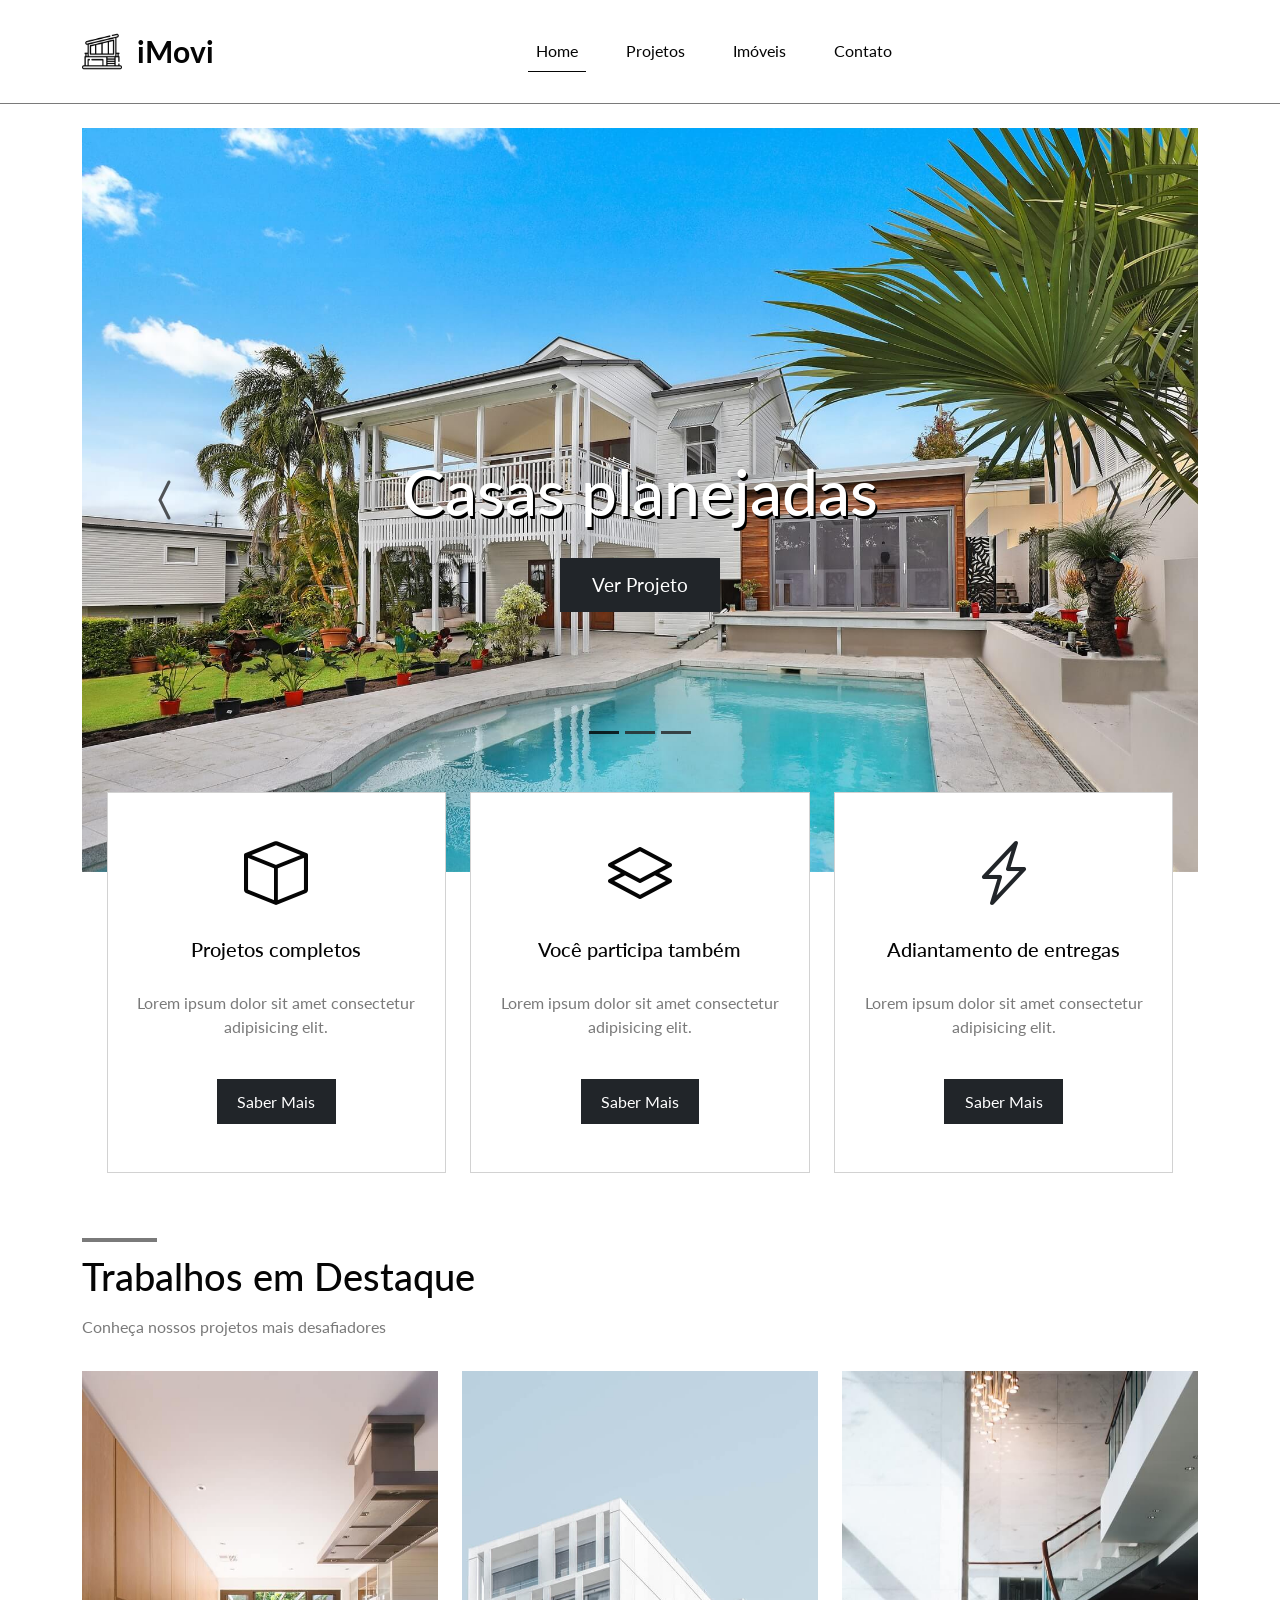
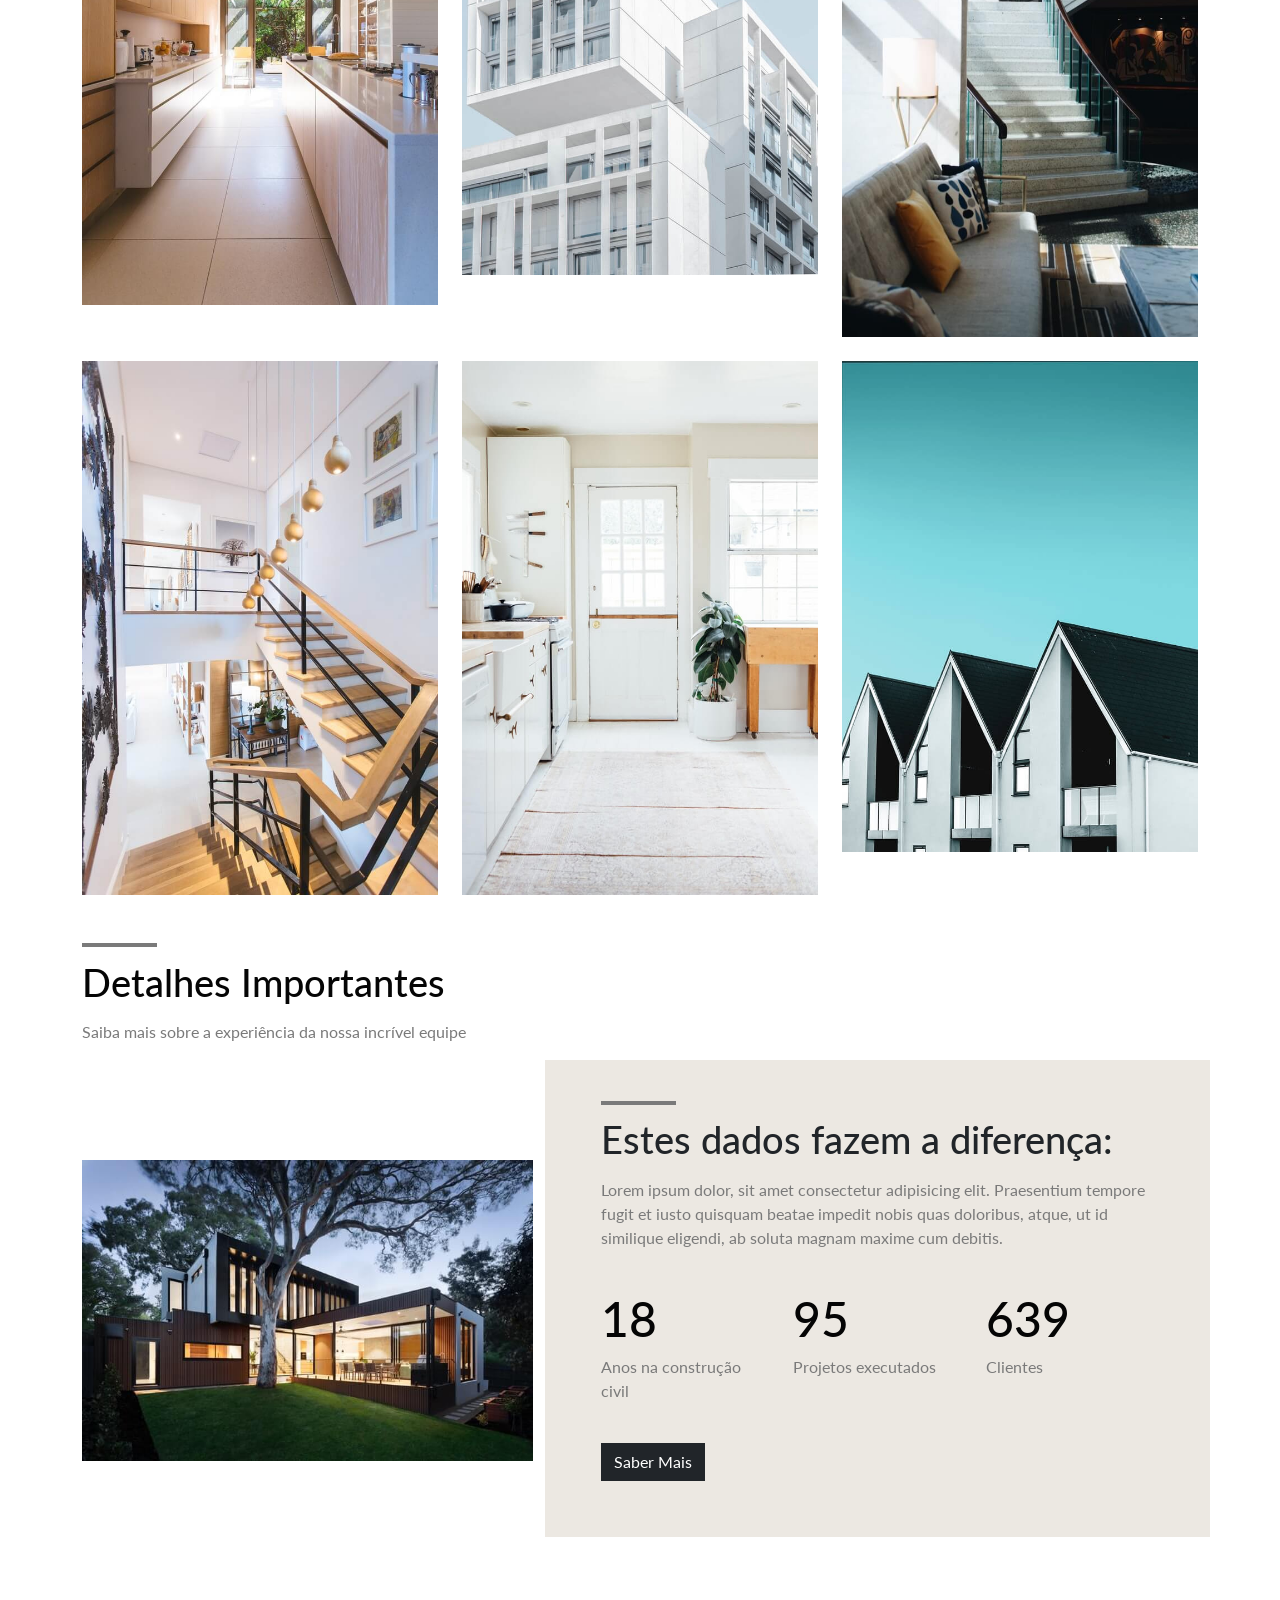
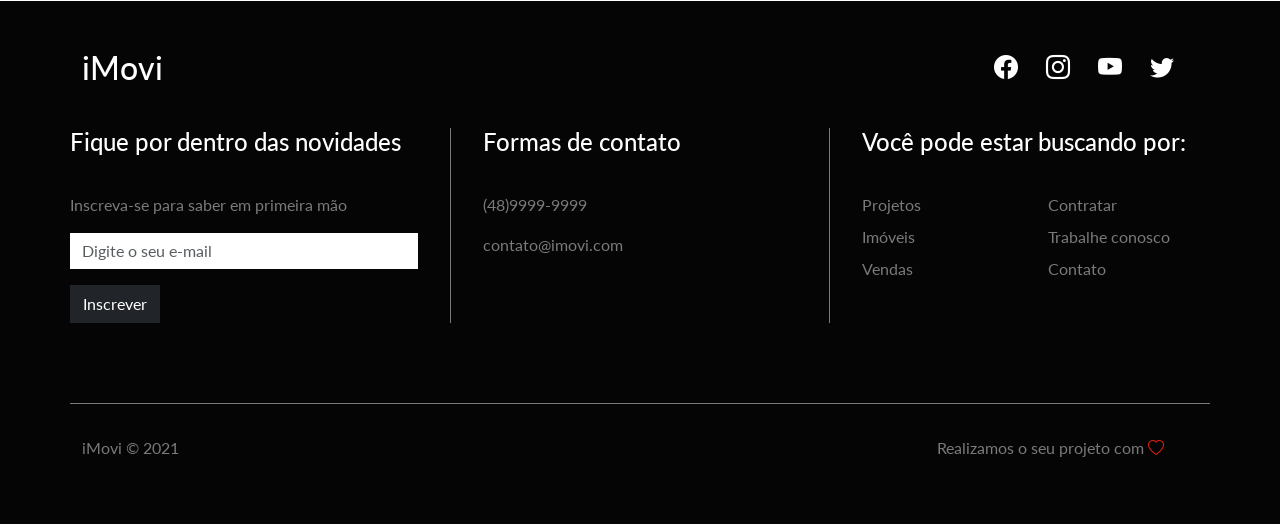
<file: ex13_projeto_imovi/index.html>
<!doctype html>
<html lang="pt-br">
  <head>
    <meta charset="UTF-8" />
    <meta http-equiv="X-UA-Compatible" content="IE=edge" />
    <meta name="viewport" content="width=device-width, initial-scale=1.0" />
    <title>iMovi</title>
    <link rel="shortcut icon" href="img/favicon.ico" type="image/x-icon" />
    <!-- Google fonts Lato -->
    <link rel="preconnect" href="https://fonts.googleapis.com" />
    <link rel="preconnect" href="https://fonts.gstatic.com" crossorigin />
    <link
      href="https://fonts.googleapis.com/css2?family=Lato:ital,wght@0,100;0,300;0,400;0,700;0,900;1,100;1,300;1,400;1,700;1,900&display=swap"
      rel="stylesheet"
    />
    <!-- CSS Bootstrap -->
    <link
      href="https://cdn.jsdelivr.net/npm/bootstrap@5.0.2/dist/css/bootstrap.min.css"
      rel="stylesheet"
      integrity="sha384-EVSTQN3/azprG1Anm3QDgpJLIm9Nao0Yz1ztcQTwFspd3yD65VohhpuuCOmLASjC"
      crossorigin="anonymous"
    />
    <!-- Bootstrap Icons -->
    <link
      rel="stylesheet"
      href="https://cdn.jsdelivr.net/npm/bootstrap-icons@1.5.0/font/bootstrap-icons.css"
    />
    <!-- CSS do projeto -->
    <link rel="stylesheet" href="css/styles.css" />
    <!-- JavaScript Bootstrap -->
    <script
      src="https://cdn.jsdelivr.net/npm/bootstrap@5.0.2/dist/js/bootstrap.bundle.min.js"
      integrity="sha384-MrcW6ZMFYlzcLA8Nl+NtUVF0sA7MsXsP1UyJoMp4YLEuNSfAP+JcXn/tWtIaxVXM"
      crossorigin="anonymous"
    ></script>
  </head>
  <body>
    <!-- 1ª Digitação (Aqui) -->

    <nav class="navbar navbar-expand-lg fixed-top bg-primary-color" id="navbar">
      <div class="container py-3">
        <a class="navbar-brand" href="#">
          <img src="img/imovi-icon.png" alt="iMovi" />
          <span>iMovi</span>
        </a>
        <button
          class="navbar-toggler"
          type="button"
          data-bs-toggle="collapse"
          data-bs-target="#navbar-items"
          aria-controls="navbar-items"
          aria-expanded="false"
          aria-label="Toggle navigation"
        >
          <i class="bi bi-list"></i>
        </button>
        <div class="collapse navbar-collapse" id="navbar-items">
          <ul class="navbar-nav me-auto mb-2 mb-lg-0">
            <li class="nav-item">
              <a class="nav-link active" aria-current="page" href="#">Home</a>
            </li>
            <li class="nav-item">
              <a class="nav-link" href="#">Projetos</a>
            </li>
            <li class="nav-item">
              <a class="nav-link" href="#">Imóveis</a>
            </li>
            <li class="nav-item">
              <a class="nav-link" href="#">Contato</a>
            </li>
          </ul>
        </div>
      </div>
    </nav>

    <div class="container" id="slider-container">
      <div id="slider" class="carousel slide" data-bs-ride="carousel">
        <div class="carousel-indicators">
          <button
            type="button"
            data-bs-target="#slider"
            data-bs-slide-to="0"
            class="active"
            aria-current="true"
            aria-label="Slide 1"
          ></button>
          <button
            type="button"
            data-bs-target="#slider"
            data-bs-slide-to="1"
            aria-label="Slide 2"
          ></button>
          <button
            type="button"
            data-bs-target="#slider"
            data-bs-slide-to="2"
            aria-label="Slide 3"
          ></button>
        </div>
        <div class="carousel-inner">
          <div class="carousel-item active">
            <img src="img/banner-1.jpg" class="d-block w-100" alt="Casa 1" />
            <div class="carousel-caption">
              <h5>Casas planejadas</h5>
              <a href="#" class="btn btn-dark">Ver Projeto</a>
            </div>
          </div>
          <div class="carousel-item">
            <img src="img/banner-2.jpg" class="d-block w-100" alt="Casa 2" />
            <div class="carousel-caption">
              <h5>Projetos Complexos</h5>
              <a href="#" class="btn btn-dark">Ver Projeto</a>
            </div>
          </div>
          <div class="carousel-item">
            <img src="img/banner-3.jpg" class="d-block w-100" alt="Casa 3" />
            <div class="carousel-caption">
              <h5>Projetos Inovadores</h5>
              <a href="#" class="btn btn-dark">Ver Projeto</a>
            </div>
          </div>
        </div>
        <button
          class="carousel-control-prev"
          type="button"
          data-bs-target="#slider"
          data-bs-slide="prev"
        >
          <i class="bi bi-chevron-compact-left"></i>
          <span class="visually-hidden">Previous</span>
        </button>
        <button
          class="carousel-control-next"
          type="button"
          data-bs-target="#slider"
          data-bs-slide="next"
        >
          <i class="bi bi-chevron-compact-right"></i>
          <span class="visually-hidden">Next</span>
        </button>
      </div>
    </div>

    <div class="col-12 col-md-10 offset-md-1" id="mini-banners">
      <div class="row">
        <div class="col-12 col-md-4">
          <div class="card text-center">
            <i class="bi bi-box primary-color"></i>
            <div class="card-body">
              <h5 class="card-title primary-color">Projetos completos</h5>
              <p class="card-text secondary-color">
                Lorem ipsum dolor sit amet consectetur adipisicing elit.
              </p>
              <a href="#" class="btn btn-dark">Saber Mais</a>
            </div>
          </div>
        </div>
        <div class="col-12 col-md-4">
          <div class="card text-center">
            <i class="bi bi-layers primary-color"></i>
            <div class="card-body">
              <h5 class="card-title primary-color">Você participa também</h5>
              <p class="card-text secondary-color">
                Lorem ipsum dolor sit amet consectetur adipisicing elit.
              </p>
              <a href="#" class="btn btn-dark">Saber Mais</a>
            </div>
          </div>
        </div>
        <div class="col-12 col-md-4">
          <div class="card text-center">
            <i class="bi bi-lightning-charge"></i>
            <div class="card-body primary-color">
              <h5 class="card-title primary-color">Adiantamento de entregas</h5>
              <p class="card-text secondary-color">
                Lorem ipsum dolor sit amet consectetur adipisicing elit.
              </p>
              <a href="#" class="btn btn-dark">Saber Mais</a>
            </div>
          </div>
        </div>
      </div>
    </div>

    <div class="container" id="featured-container">
      <div class="col-12">
        <h2 class="title primary-color">Trabalhos em Destaque</h2>
        <p class="subtitle secondary-color">
          Conheça nossos projetos mais desafiadores
        </p>
      </div>
      <div class="col-12" id="featured-images">
        <div class="row g-4">
          <div class="col-12 col-md-4">
            <img src="img/project-1.jpg" alt="Projeto 1" class="img-fluid" />
            <div class="banner-content">
              <p class="secondary-color">Categoria</p>
              <h3>Nome do Projeto</h3>
            </div>
          </div>
          <div class="col-12 col-md-4">
            <img src="img/project-2.jpg" alt="Projeto 2" class="img-fluid" />
            <div class="banner-content">
              <p class="secondary-color">Categoria</p>
              <h3>Nome do Projeto</h3>
            </div>
          </div>
          <div class="col-12 col-md-4">
            <img src="img/project-3.jpg" alt="Projeto 3" class="img-fluid" />
            <div class="banner-content">
              <p class="secondary-color">Categoria</p>
              <h3>Nome do Projeto</h3>
            </div>
          </div>
          <div class="col-12 col-md-4">
            <img src="img/project-4.jpg" alt="Projeto 4" class="img-fluid" />
            <div class="banner-content">
              <p class="secondary-color">Categoria</p>
              <h3>Nome do Projeto</h3>
            </div>
          </div>
          <div class="col-12 col-md-4">
            <img src="img/project-5.jpg" alt="Projeto 5" class="img-fluid" />
            <div class="banner-content">
              <p class="secondary-color">Categoria</p>
              <h3>Nome do Projeto</h3>
            </div>
          </div>
          <div class="col-12 col-md-4">
            <img src="img/project-6.jpg" alt="Projeto 6" class="img-fluid" />
            <div class="banner-content">
              <p class="secondary-color">Categoria</p>
              <h3>Nome do Projeto</h3>
            </div>
          </div>
        </div>
      </div>
    </div>

    <div class="container" id="info-container">
      <div class="col-12">
        <h2 class="title primary-color">Detalhes Importantes</h2>
        <p class="subtitle secondary-color">
          Saiba mais sobre a experiência da nossa incrível equipe
        </p>
      </div>
      <div class="col-12">
        <div class="row">
          <div class="col-12 col-md-5" id="info-banner">
            <img src="img/infobanner.jpg" alt="Informações" class="img-fluid" />
          </div>
          <div class="col-12 col-md-7 bg-secondary-color" id="info-content">
            <div class="row">
              <div class="col-12">
                <h2 class="title">Estes dados fazem a diferença:</h2>
                <p class="subtitle secondary-color">
                  Lorem ipsum dolor, sit amet consectetur adipisicing elit.
                  Praesentium tempore fugit et iusto quisquam beatae impedit
                  nobis quas doloribus, atque, ut id similique eligendi, ab
                  soluta magnam maxime cum debitis.
                </p>
              </div>
              <div class="col-12" id="info-numbers">
                <div class="row">
                  <div class="col-4">
                    <h3 class="primary-color">18</h3>
                    <p class="secondary-color">Anos na construção civil</p>
                  </div>
                  <div class="col-4">
                    <h3 class="primary-color">95</h3>
                    <p class="secondary-color">Projetos executados</p>
                  </div>
                  <div class="col-4">
                    <h3 class="primary-color">639</h3>
                    <p class="secondary-color">Clientes</p>
                  </div>
                </div>
              </div>
              <div class="col-12">
                <a href="#" class="btn btn-dark">Saber Mais</a>
              </div>
            </div>
          </div>
        </div>
      </div>
    </div>

    <footer class="container-fluid bg-dark-color" id="footer">
      <div class="container">
        <div class="row">
          <div class="col-12" id="footer-top">
            <div class="row justify-content-between">
              <div class="col-4">
                <h2>iMovi</h2>
              </div>
              <div class="col-4" id="social-icons">
                <i class="bi bi-facebook"></i>
                <i class="bi bi-instagram"></i>
                <i class="bi bi-youtube"></i>
                <i class="bi bi-twitter"></i>
              </div>
            </div>
          </div>
          <div class="col-12" id="footer-details">
            <div class="row">
              <div class="col-12 col-md-4" id="news-container">
                <h4>Fique por dentro das novidades</h4>
                <p class="secondary-color">
                  Inscreva-se para saber em primeira mão
                </p>
                <form>
                  <div class="mb-3">
                    <input
                      type="email"
                      class="form-control"
                      placeholder="Digite o seu e-mail"
                    />
                  </div>
                  <button class="btn btn-dark">Inscrever</button>
                </form>
              </div>
              <div class="col-12 col-md-4" id="contact-container">
                <h4>Formas de contato</h4>
                <p class="secondary-color">(48)9999-9999</p>
                <p class="secondary-color">contato@imovi.com</p>
              </div>
              <div class="col-12 col-md-4" id="links-container">
                <div class="row">
                  <h4>Você pode estar buscando por:</h4>
                  <div class="col-6">
                    <ul class="list-unstyled">
                      <li><a href="#" class="secondary-color">Projetos</a></li>
                      <li><a href="#" class="secondary-color">Imóveis</a></li>
                      <li><a href="#" class="secondary-color">Vendas</a></li>
                    </ul>
                  </div>
                  <div class="col-6">
                    <ul class="list-unstyled">
                      <li><a href="#" class="secondary-color">Contratar</a></li>
                      <li>
                        <a href="#" class="secondary-color">Trabalhe conosco</a>
                      </li>
                      <li><a href="#" class="secondary-color">Contato</a></li>
                    </ul>
                  </div>
                </div>
              </div>
            </div>
          </div>
          <div class="col-12" id="footer-bottom">
            <div class="row justify-content-between">
              <div class="col-12 col-md-3">
                <p class="secondary-color">iMovi &copy; 2021</p>
              </div>
              <div class="col-12 col-md-3">
                <p class="secondary-color">
                  Realizamos o seu projeto com
                  <i class="bi bi-heart"></i>
                </p>
              </div>
            </div>
          </div>
        </div>
      </div>
    </footer>
  </body>
</html>
</file>
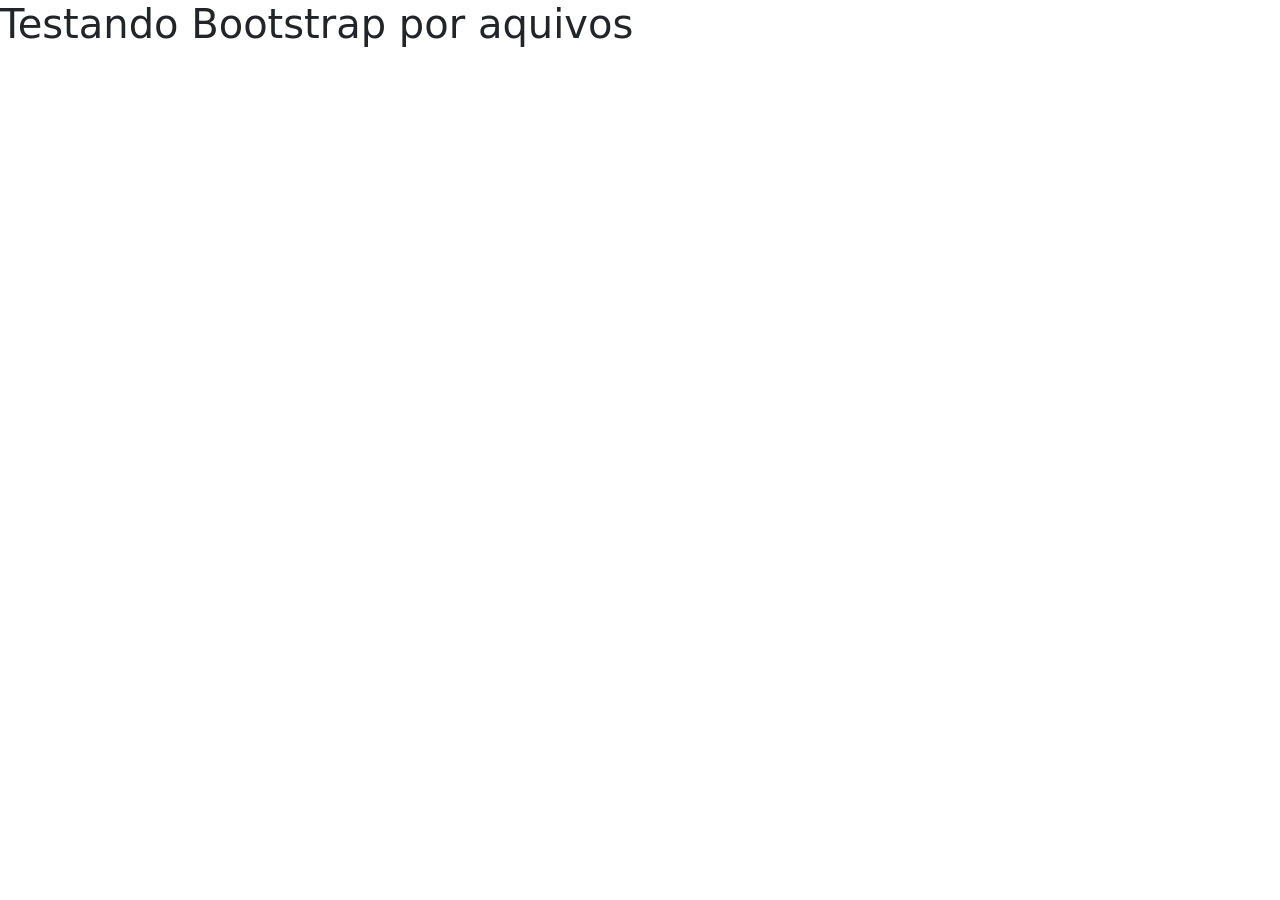
<file: ex1a_instalacao_arquivos/index.html>
<!DOCTYPE html>
<html lang="pt-br">
<head>
  <meta charset="UTF-8">
  <meta http-equiv="X-UA-Compatible" content="IE=edge">
  <meta name="viewport" content="width=device-width, initial-scale=1.0">
  <title>Bootstrap Arquivos</title>

  <!-- 1ª Digitação (Aqui) -->
  <link rel="stylesheet" href="./css/bootstrap.min.css">
</head>
<body>
  
  <!-- 2ª Digitação (Aqui) -->
  <h1>Testando Bootstrap por aquivos</h1>
  
  <script src="./js/bootstrap.bundle.min.js"></script>
</body>
</html>
</file>
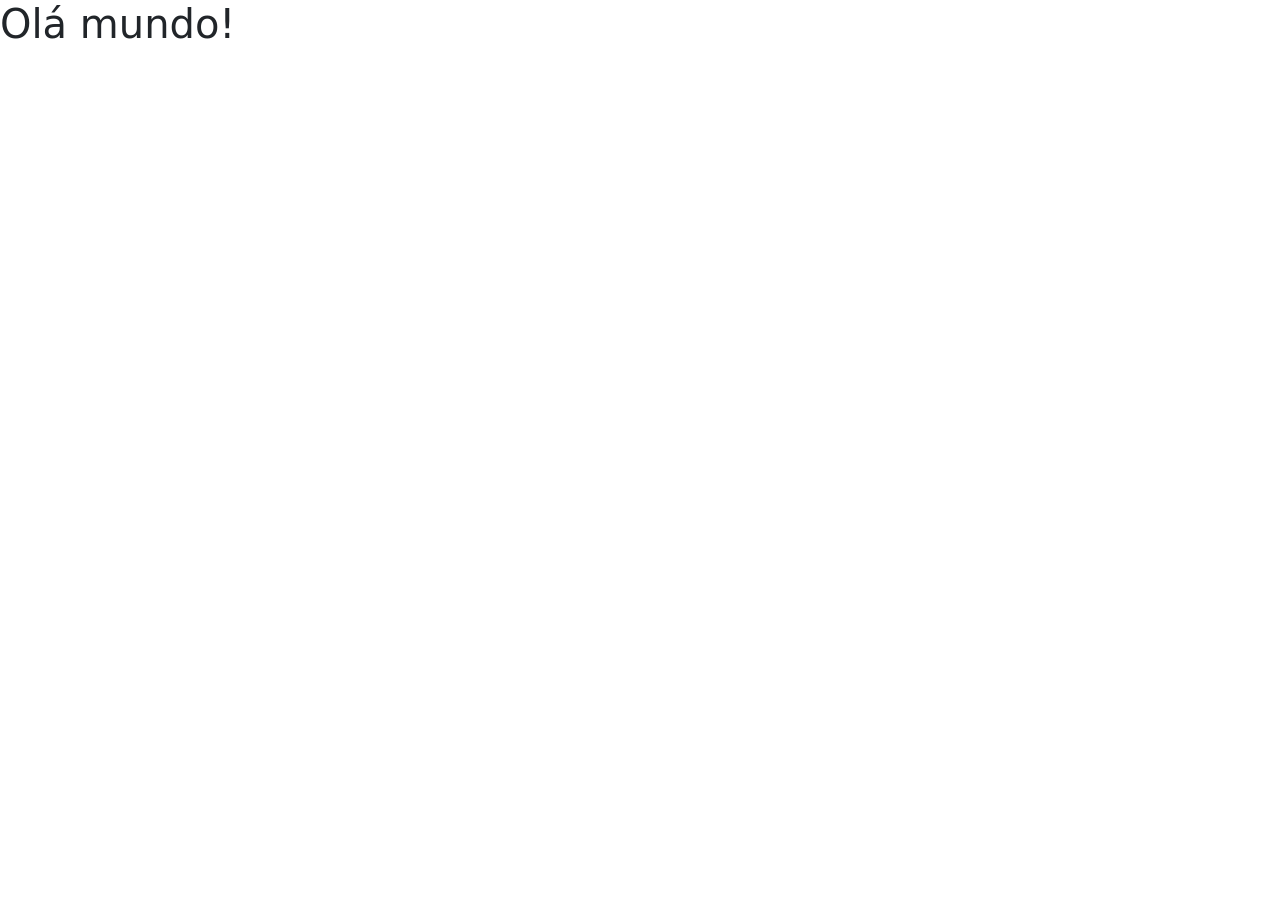
<file: ex1b__instalacao_npm/index.html>
<!DOCTYPE html>
<html lang="pt-br">
<head>
    <meta charset="UTF-8">
    <meta name="viewport" content="width=device-width, initial-scale=1.0">
    <title>Bootstrap com NPM</title>

    <!-- 1ª Digitação (Aqui) -->
    <link rel="stylesheet" href="node_modules/bootstrap/dist/css/bootstrap.css">
</head>
<body>
    
    <!-- Para instalar via NPM -->
    <!-- npm install bootstrap@5.3.3 -->

    <!-- 2ª Digitação (Aqui) -->
    <h1>Olá mundo!</h1>
</body>
</html>
</file>
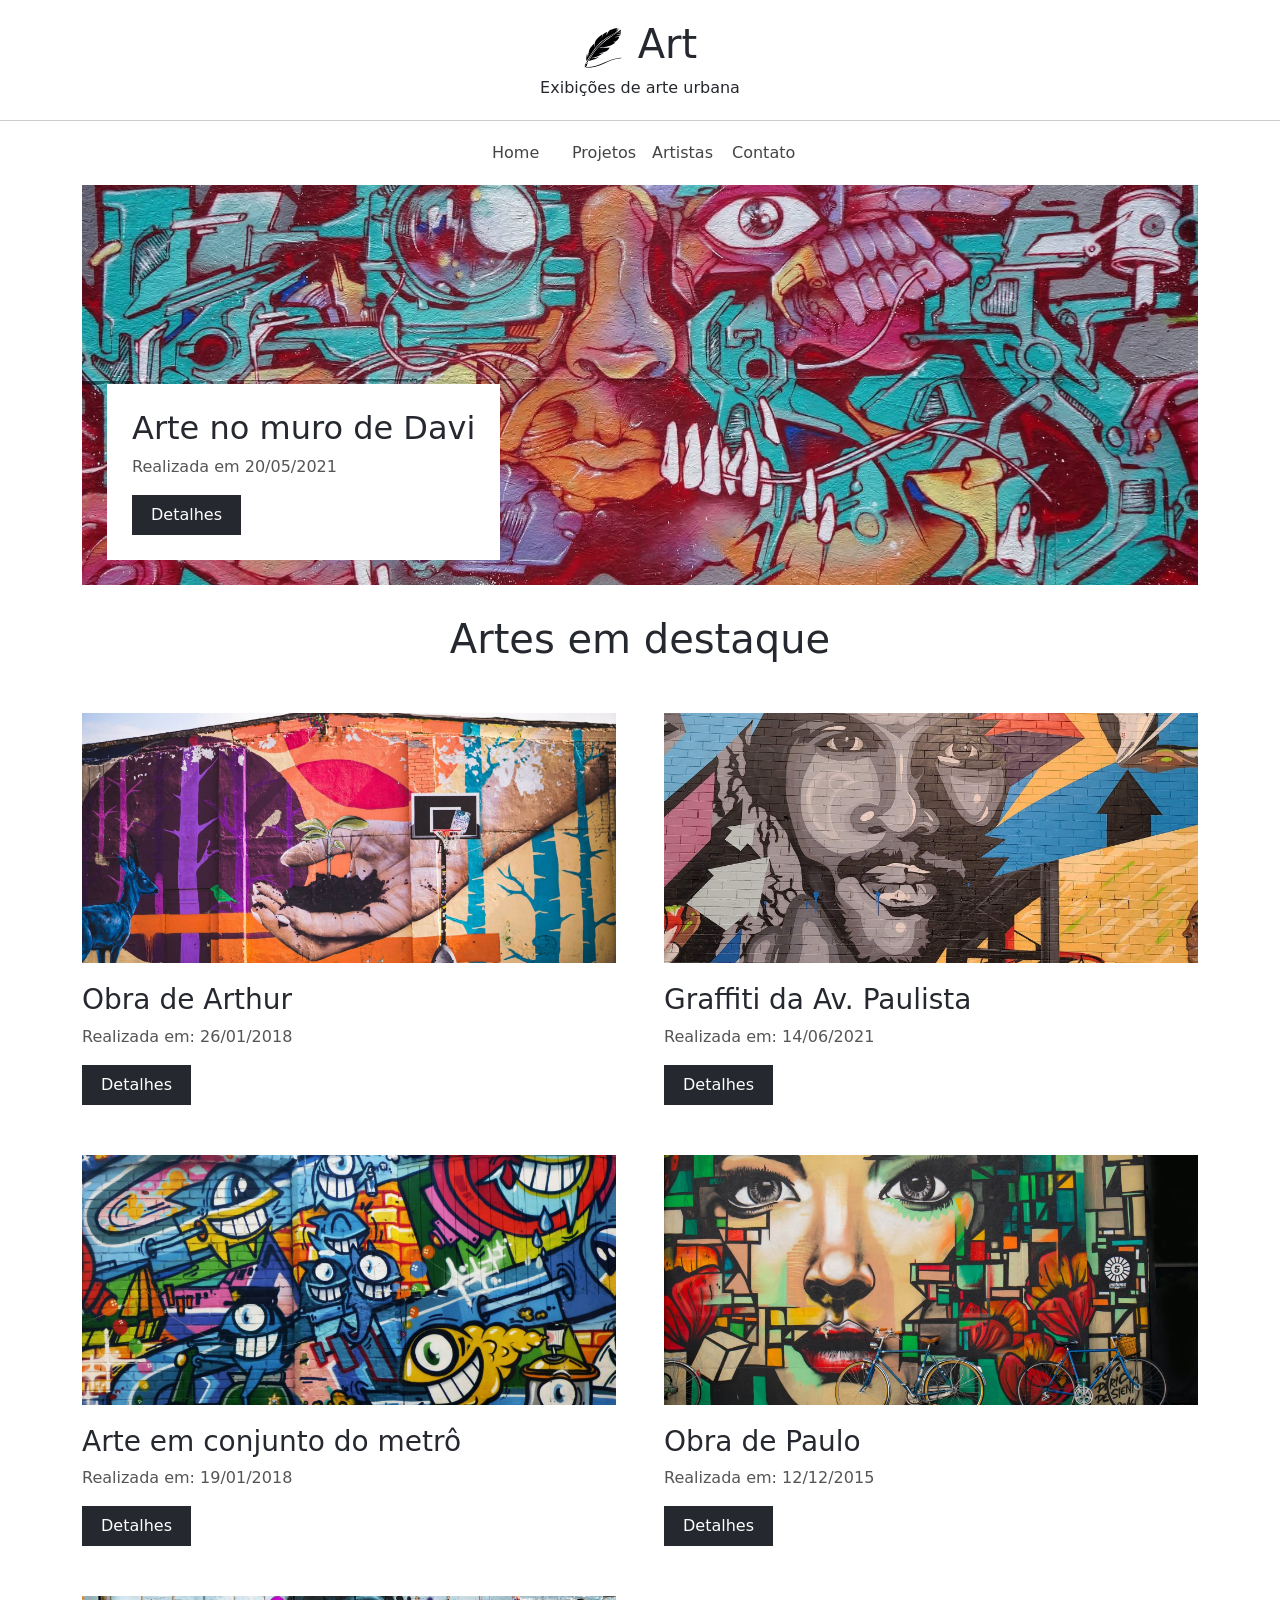
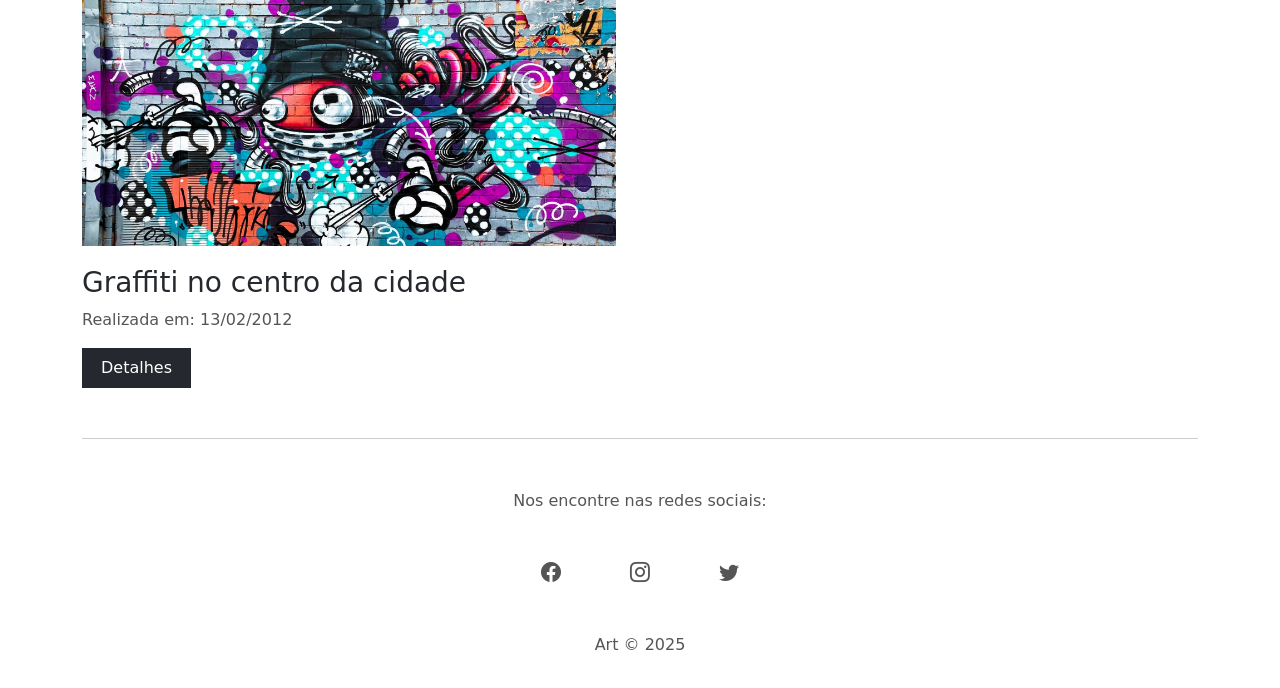
<file: ex11_projeto_art/Art_(Alunos)/index.html>
<!DOCTYPE html>
<html lang="pt-br">
<head>
  <meta charset="UTF-8">
  <meta http-equiv="X-UA-Compatible" content="IE=edge">
  <meta name="viewport" content="width=device-width, initial-scale=1.0">
  <!-- Fav icon -->
  <link rel="shortcut icon" href="img/favicon.ico" type="image/x-icon">
  <!-- Bootstrap -->
  <link href="https://cdn.jsdelivr.net/npm/bootstrap@5.3.3/dist/css/bootstrap.min.css" rel="stylesheet">
  <!-- Bootstrap ícones -->
  <link rel="stylesheet" href="https://cdn.jsdelivr.net/npm/bootstrap-icons@1.11.3/font/bootstrap-icons.css">
  <!-- CSS -->
  <link rel="stylesheet" href="css/styles.css">
  <title>Art</title>
</head>
<body>

  <!-- HEADER -->
  <div class="container-fluid">
    <header id="header" class="row">
      <div id="logo-container">
        <img id="logo" src="img/art_logo.svg" alt="Art">
        <h1>Art</h1>
      </div>
      <p>Exibições de arte urbana</p>
    </header>
    <nav id="navbar" class="container">
      <div class="row justify-content-center">
        <a href="#">Home</a>
        <a href="#">Projetos</a>
        <a href="#">Artistas</a>
        <a href="#">Contato</a>
      </div>
    </nav>
  </div>

  <!-- MAIN IMAGE -->
  <div class="container" id="main-image-container">
    <div class="main-image center-image">
      <div class="main-image-info">
        <h2>Arte no muro de Davi</h2>
        <p class="secondary-color">Realizada em 20/05/2021</p>
        <a class="btn" href="#">Detalhes</a>
      </div>
    </div>
  </div>

  <!-- GALLERY -->
  <div class="container" id="gallery-container">
    <div class="col-12">
      <h1>Artes em destaque</h1>
    </div>
    <div class="row gx-md-5">
      <div class="col-xs-12 col-md-6">
        <div class="small-image-container center-image" id="img-2"></div>
        <h3>Obra de Arthur</h3>
        <p class="secondary-color">Realizada em: 26/01/2018</p>
        <a class="btn" href="#">Detalhes</a>
      </div>
      <div class="col-xs-12 col-md-6">
        <div class="small-image-container center-image" id="img-3"></div>
        <h3>Graffiti da Av. Paulista</h3>
        <p class="secondary-color">Realizada em: 14/06/2021</p>
        <a class="btn" href="#">Detalhes</a>
      </div>
      <div class="col-xs-12 col-md-6">
        <div class="small-image-container center-image" id="img-4"></div>
        <h3>Arte em conjunto do metrô</h3>
        <p class="secondary-color">Realizada em: 19/01/2018</p>
        <a class="btn" href="#">Detalhes</a>
      </div>
      <div class="col-xs-12 col-md-6">
        <div class="small-image-container center-image" id="img-5"></div>
        <h3>Obra de Paulo</h3>
        <p class="secondary-color">Realizada em: 12/12/2015</p>
        <a class="btn" href="#">Detalhes</a>
      </div>
      <div class="col-xs-12 col-md-6">
        <div class="small-image-container center-image" id="img-6"></div>
        <h3>Graffiti no centro da cidade</h3>
        <p class="secondary-color">Realizada em: 13/02/2012</p>
        <a class="btn" href="#">Detalhes</a>
      </div>
    </div>
    <footer class="container">
      <p class="secondary-color">Nos encontre nas redes sociais:</p>
      <div class="row justify-content-center" id="social-icons-container">
        <div class="col-1">
          <a href="#"><i class="bi bi-facebook secondary-color"></i></a>
        </div>
        <div class="col-1">
          <a href="#"><i class="bi bi-instagram secondary-color"></i></a>
        </div>
        <div class="col-1">
          <a href="#"><i class="bi bi-twitter secondary-color"></i></a>
        </div>
      </div>
      <p class="secondary-color">Art &copy; 2025</p>
    </footer>
  </div>
</body>
</html>
</file>
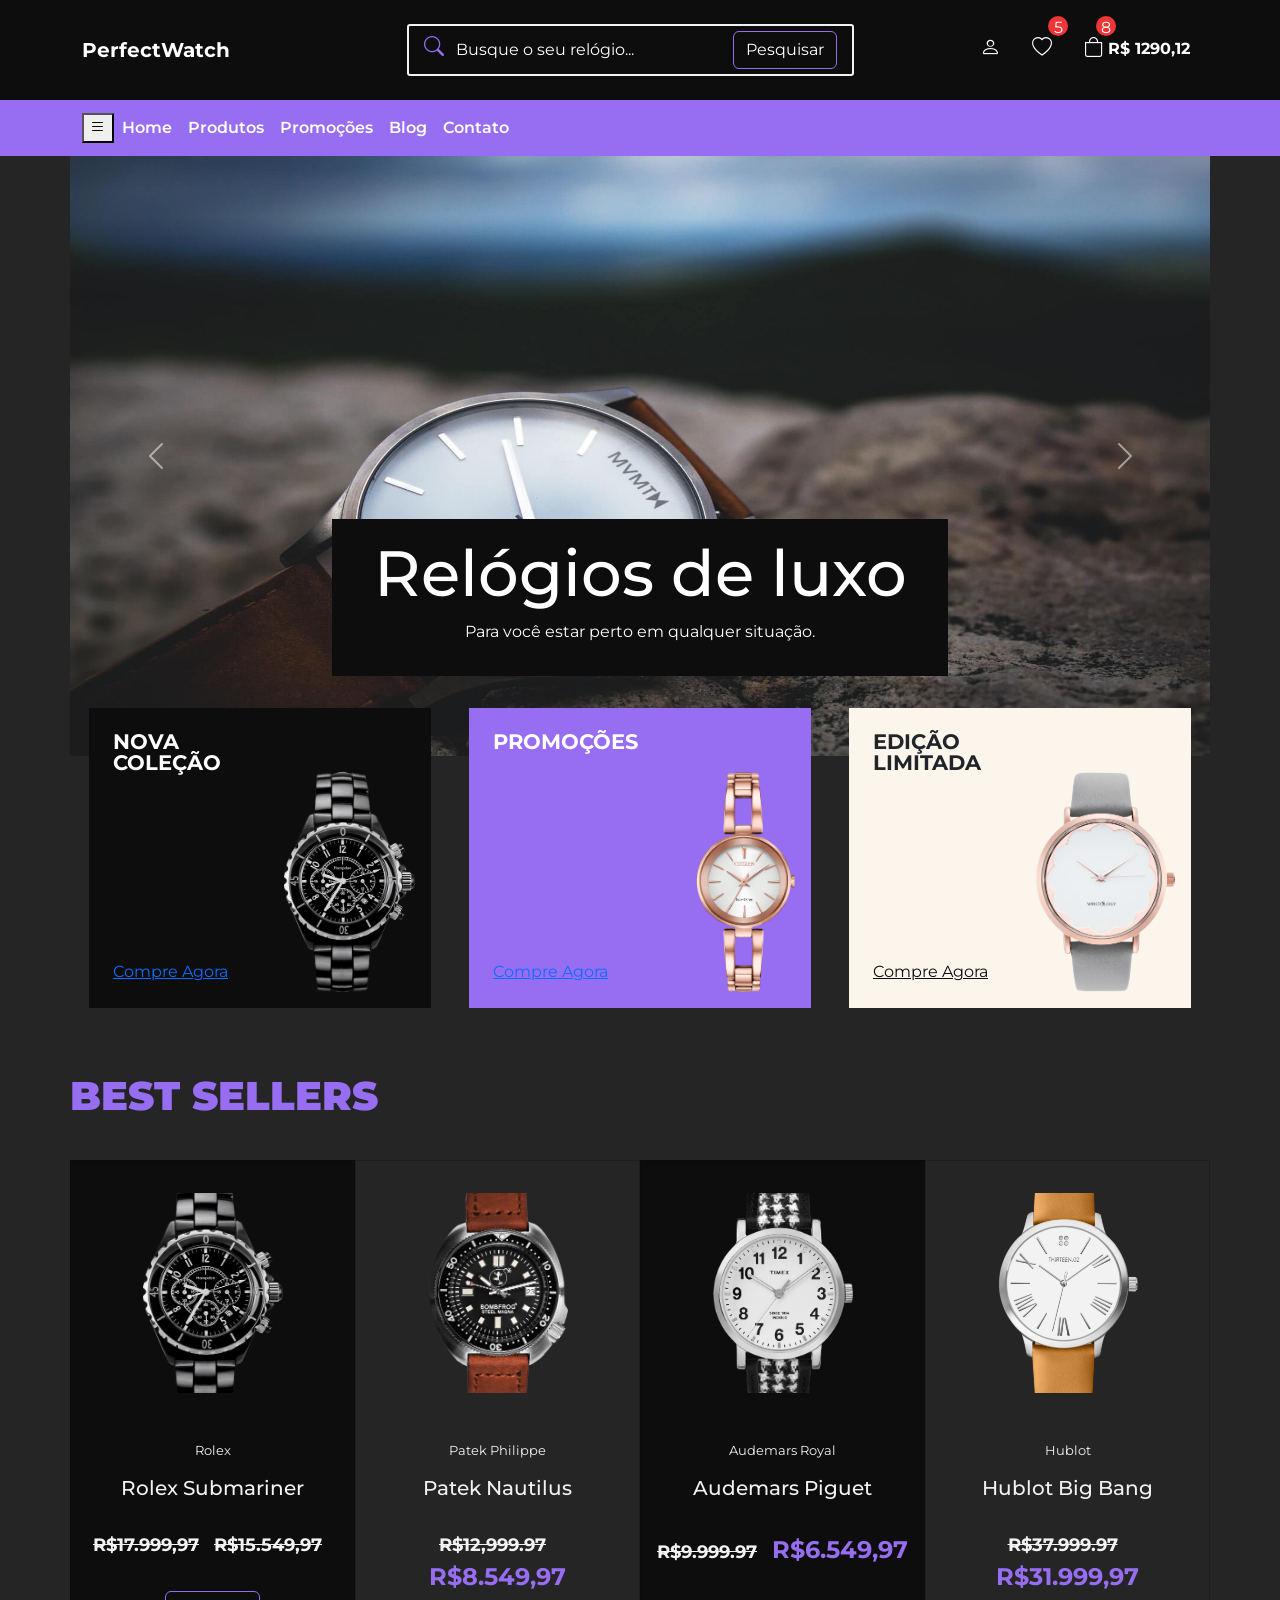
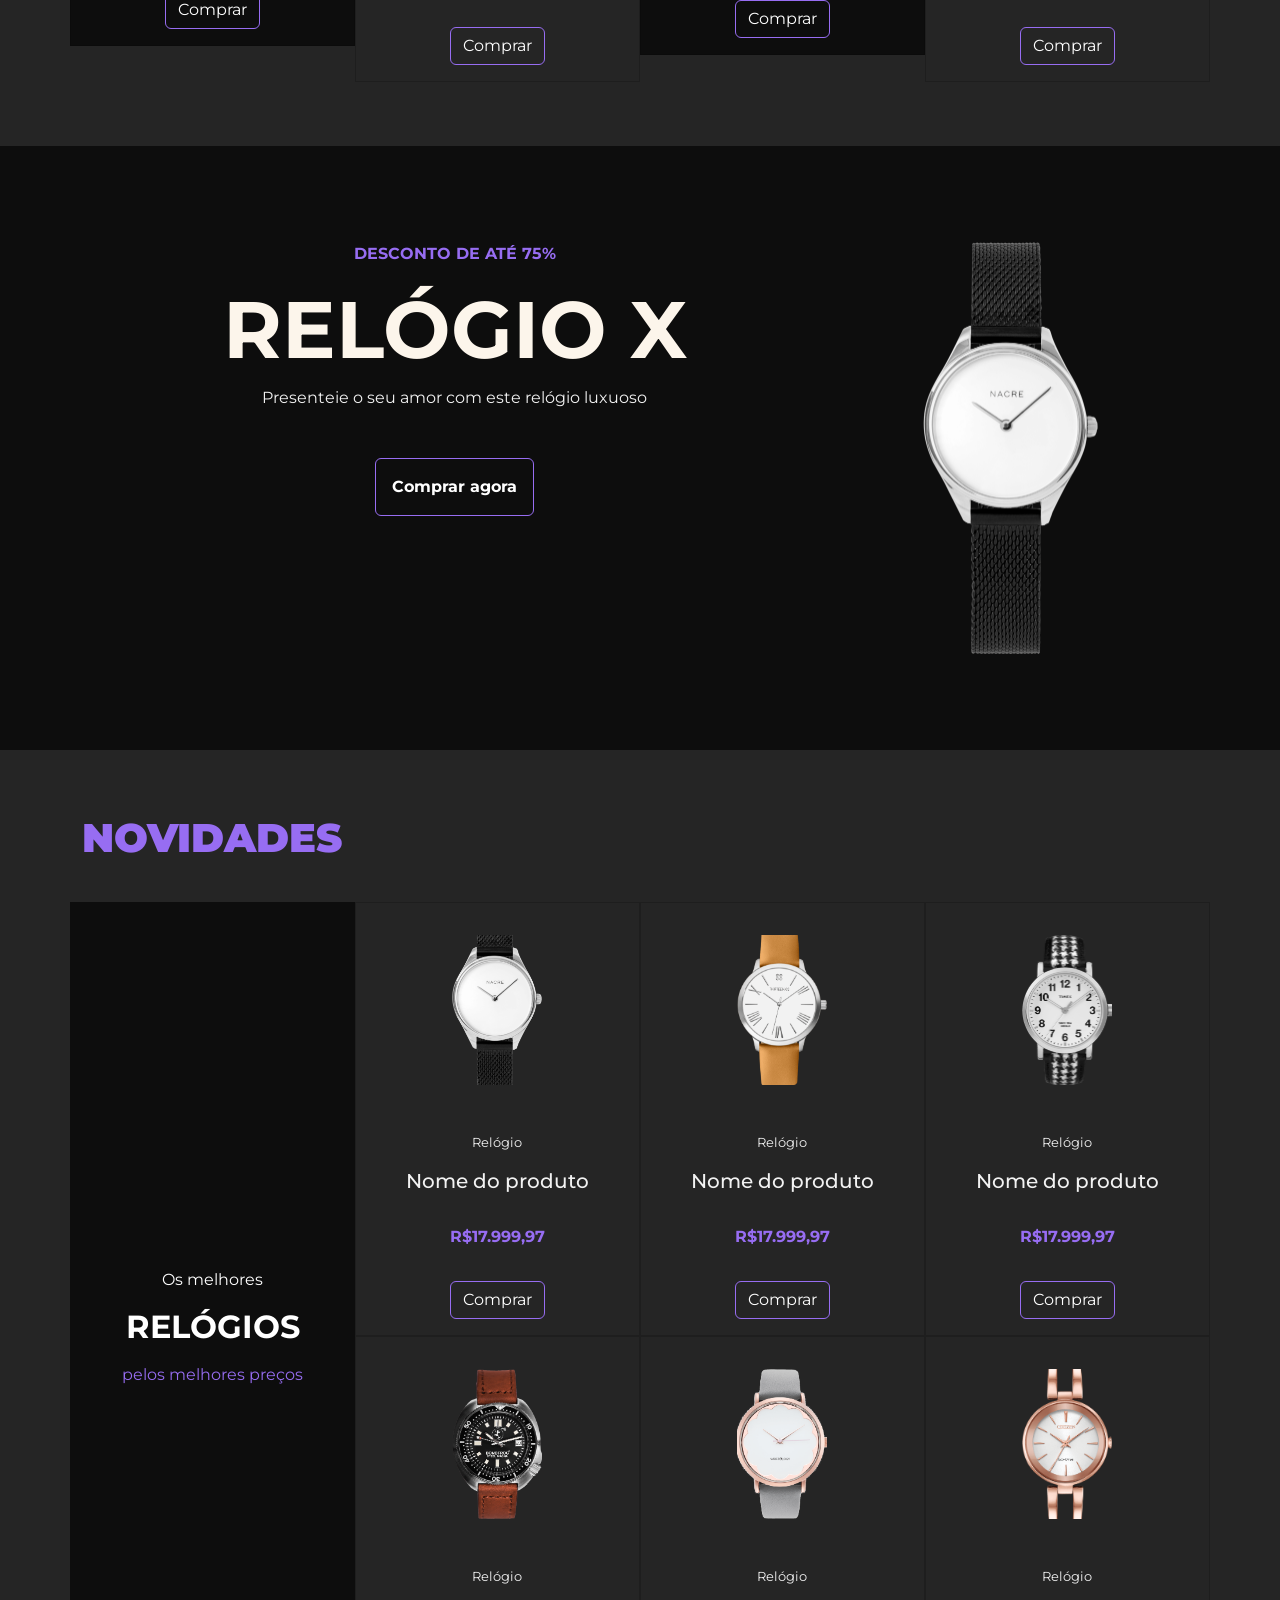
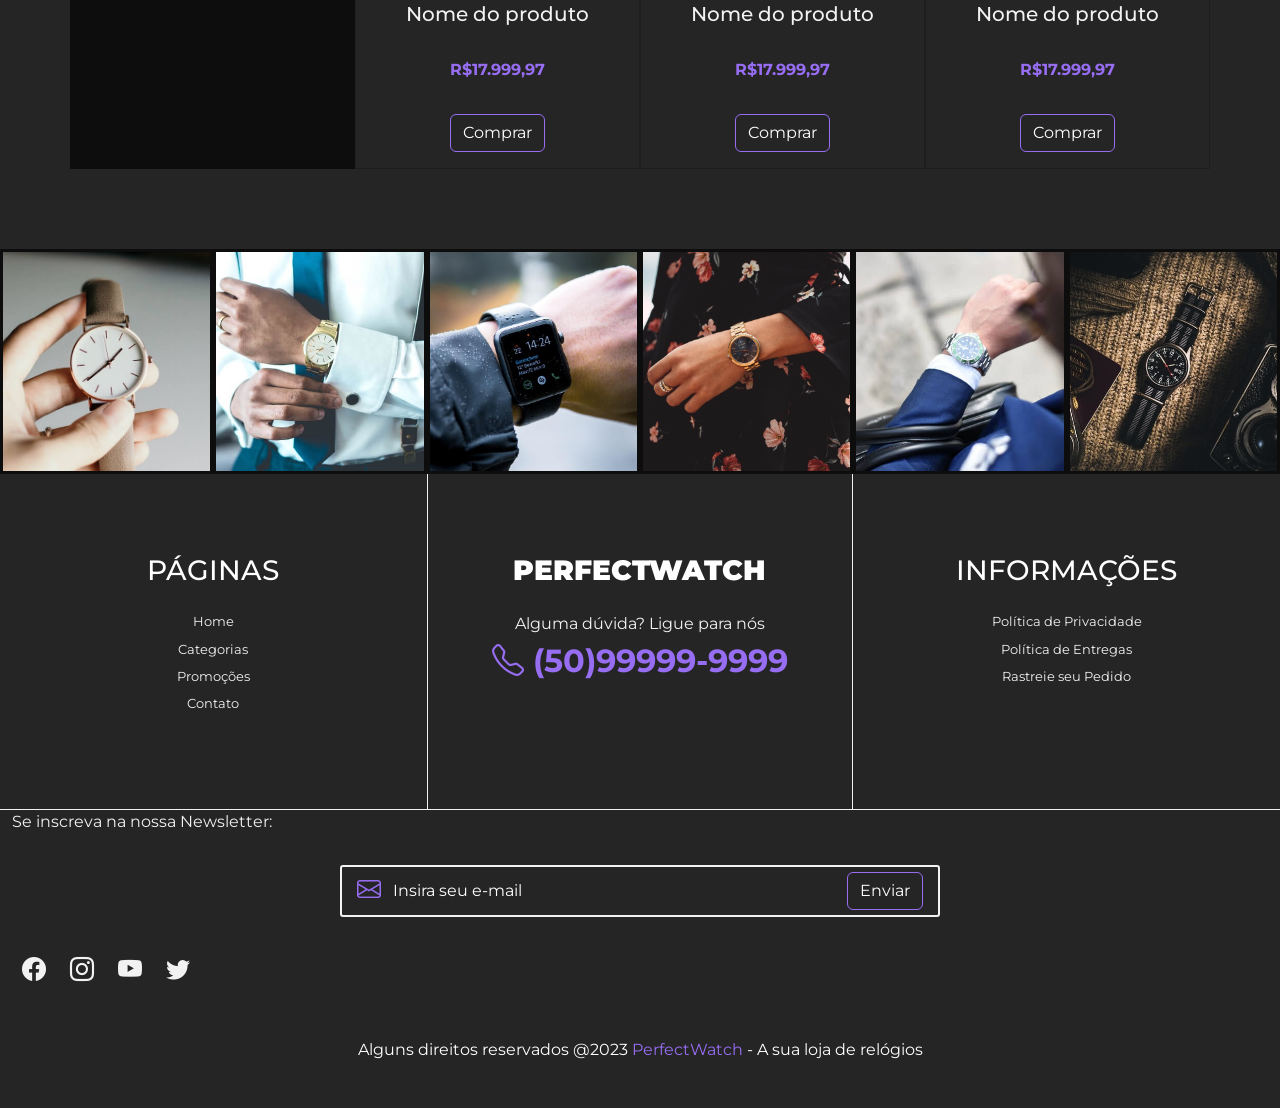
<file: ex12_projeto-perfectwatch/PerfectWatch (Completo)/PerfectWatch (Completo)/index.html>
<!DOCTYPE html>
<html lang="pt-br">
<head>
  <meta charset="UTF-8">
  <meta http-equiv="X-UA-Compatible" content="IE=edge">
  <meta name="viewport" content="width=device-width, initial-scale=1.0">
  <title>PerfectWatch</title>

  <!-- Favicon -->
  <link rel="shortcut icon" href="img/favicon.ico" type="image/x-icon">

  <!-- Google fonts -->
  <link rel="preconnect" href="https://fonts.googleapis.com">
  <link rel="preconnect" href="https://fonts.gstatic.com" crossorigin>
  <link href="https://fonts.googleapis.com/css2?family=Montserrat:ital,wght@0,100;0,200;0,300;0,400;0,500;0,600;0,700;0,800;0,900;1,100;1,200;1,300;1,400;1,500;1,600;1,700;1,800;1,900&display=swap" rel="stylesheet">

  <!-- Link (Bootstrap) -->
  <link href="https://cdn.jsdelivr.net/npm/bootstrap@5.3.1/dist/css/bootstrap.min.css" rel="stylesheet" integrity="sha384-4bw+/aepP/YC94hEpVNVgiZdgIC5+VKNBQNGCHeKRQN+PtmoHDEXuppvnDJzQIu9" crossorigin="anonymous">
  
  <!-- Link para (Bootstrap Icons) -->
  <link rel="stylesheet" href="https://cdn.jsdelivr.net/npm/bootstrap-icons@1.10.5/font/bootstrap-icons.css">

  <!-- Link CSS (Próprio) -->
  <link rel="stylesheet" href="css/styles.css">

  <!-- JavaScript Bundle with Popper -->
  <script src="https://cdn.jsdelivr.net/npm/bootstrap@5.3.1/dist/js/bootstrap.bundle.min.js" integrity="sha384-HwwvtgBNo3bZJJLYd8oVXjrBZt8cqVSpeBNS5n7C8IVInixGAoxmnlMuBnhbgrkm" crossorigin="anonymous" defer></script>
  
</head>
<body>
  <!-- NAVBAR -->
  <!-- Primeira Barra de Navegação -->
  <nav class="navbar navbar-expand-lg destaque py-4 px-2" id="navbar">
    <div class="container">
      <!-- Marca ou Logo -->
      <a class="navbar-brand" href="#">PerfectWatch</a>

      <!-- Itens da barra de navegação -->
      <div id="navbar-items">
        <div></div> 

        <!-- Formulário de Busca -->
        <form class="d-flex" id="search-form">
          <i class="bi bi-search primary-color"></i>
          <input class="form-control me-2" type="search" placeholder="Busque o seu relógio..." aria-label="Search">
          <button class="btn secondary-bg-color" type="submit">Pesquisar</button>
        </form>

        <!-- Ícones da barra de navegação -->
        <ul class="navbar-nav mb-2 mb-lg-0">
          <li class="nav-item">
            <a class="nav-link" href="#">
              <i class="bi bi-person"></i>
            </a>
          </li>
          <li class="nav-item">
            <a class="nav-link" href="#">
              <i class="bi bi-heart"></i>
            </a>
            <span class="qty-info">5</span>
          </li>
          <li class="nav-item" id="bag-item">
            <a class="nav-link" href="#">
              <i class="bi bi-bag"></i>
              <b>R$ 1290,12</b>
            </a>
            <span class="qty-info">8</span>
          </li>
        </ul>
      </div>
    </div>
  </nav>

  <!-- Barra de Navegação Inferior -->
  <nav class="navbar navbar-expand-lg secondary-bg-color p-2" id="bottom-navbar-container">
    <div class="container">
      <!-- Botão para mostrar/esconder o menu -->
      <button class="mnavbar-toggler" type="button" data-bs-toggle="collapse" data-bs-target="#bottom-navbar" aria-controls="bottom-navbar" aria-expanded="false" aria-label="Toggle navigation">
        <i class="bi bi-list"></i>
      </button>

      <!-- Itens do menu de navegação inferior -->
      <ul class="navbar-nav mb-2 mb-lg-0 collapse navbar-collapse" id="bottom-navbar">
        <li class="bav-item sobre">
          <a class="nav-link" href="#">
            Home
          </a>
        </li>
        <li class="bav-item sobre">
          <a class="nav-link" href="#">
            Produtos
          </a>
        </li>
        <li class="bav-item sobre">
          <a class="nav-link" href="#">
            Promoções
          </a>
        </li>
        <li class="bav-item sobre">
          <a class="nav-link" href="#">
            Blog
          </a>
        </li>
        <li class="bav-item sobre">
          <a class="nav-link" href="#">
            Contato
          </a>
        </li>
      </ul>
    </div>
  </nav>



  <!-- BANNERS -->
  <div class="container" id="banners-container">
    <div id="slider" class="carousel slide" data-bs-ride="carousel">
      <div class="carousel-inner">
        <!-- Primeiro slide do carousel -->
        <div class="carousel-item active">
          <img src="img/banner1.jpg" class="d-block w-100 img-fluid" alt="...">
          <div class="carousel-caption destaque">
            <h5>Relógios de luxo</h5>
            <p>Para você estar perto em qualquer situação.</p>
          </div>
        </div>
        <!-- segundo slide do carousel -->
        <div class="carousel-item">
          <img src="img/banner3.jpg" class="d-block w-100 img-fluid" alt="...">
          <div class="carousel-caption destaque">
            <h5>Linha Importada</h5>
            <p>Conheça os melhores relógios suíços, com pronta entrega.</p>
          </div>
        </div>
      </div>
      <!-- Botões de controle para navegar entre slides -->
      <button class="carousel-control-prev" type="button" data-bs-target="#slider" data-bs-slide="prev">
        <span class="carousel-control-prev-icon" aria-hidden="true"></span>
        <span class="visually-hidden">Previous</span>
      </button>
      <button class="carousel-control-next" type="button" data-bs-target="#slider" data-bs-slide="next">
        <span class="carousel-control-next-icon" aria-hidden="true"></span>
        <span class="visually-hidden">Next</span>
      </button>
    </div>

    <!-- MINI BANNERS -->
    <div class="container" id="mini-banners">
      <!-- Linha de mini banners -->
       <div class="row justify-content-around">
        <!-- Mini banner 1 -->
        <div class="col-12 dark-bg-color" id="mini-banner-1">
          <h2>Nova Coleção</h2>
          <img src="img/relogio1.png" alt="Relógio 1">
          <a href="#">Compre Agora</a>
        </div>
        <!-- Mini banner 2 -->
        <div class="col-12 secondary-bg-color" id="mini-banner-2">
          <h2>Promoções</h2>
          <img src="img/relogio2.png" alt="Relógio 2">
          <a href="#">Compre Agora</a>
        </div>
        <!-- Mini banner 3 -->
        <div class="col-12 light-bg-color" id="mini-banner-3">
          <h2 class="text-dark">Edição limitada</h2>
          <a href="#">Compre Agora</a>
          <img src="img/relogio3.png" alt="Relógio 3">
        </div>
      </div>
    </div>
  </div>


  <!-- BEST SELLERS -->

  <div class="container" id="best-sellers">
    <!-- Titulo da seção -->
     <h2 class="title primary-color">Best Sellers</h2>

    <!-- Linha com os produtos best sellers -->
    <div class="row">
      <!-- Primeiro produto -->
      <div class="col-12 col-md-3">
        <div class="card destaque">
          <img src="img/relogio1.png" class="card-img-top img-fluid" alt="Relógio">
          <div class="card-body">
            <!-- Categoria do produto -->
            <p class="card-category secondary-color">Rolex</p>
            <!-- Título do produto -->
            <h5 class="card-title secondary-color">Rolex Submariner</h5>
            <p class="card-text primary-color">
              <!-- Preço original e preço com desconto do produto -->
              <span class="original-price">R$17.999,97</span>
              <span class="original-price">R$15.549,97</span>
            </p>
            <!-- Botão de compra do produto -->
            <a href="#" class="btn btn-primary">Comprar</a>
          </div>
        </div>
      </div>
      <!-- Segundo produto -->
      <div class="col-12 col-md-3">
        <div class="card primary-bg-color">
          <img src="img/relogio4.png" class="card-img-top img-fluid" alt="Relógio">
          <div class="card-body">
            <!-- Categoria do produto -->
            <p class="card-category secondary-color">Patek Philippe</p>
            <!-- Título do produto -->
            <h5 class="card-title secondary-color">Patek Nautilus</h5>
            <p class="card-text primary-color">
              <!-- Preço original e com desconto -->
              <span class="original-price">R$12,999.97</span>
              <span class="discount-price">R$8.549,97 </span>
            </p>
            <!-- Bootão de compra -->
            <a href="#" class="btn btn-primary">Comprar</a>
          </div>
        </div>
      </div>
      <!-- terceiro produto -->
      <div class="col-12 col-md-3">
        <div class="card destaque">
          <img src="img/relogio5.png" class="card-img-top img-fluid" alt="Relógio">
          <div class="card-body">
            <!-- Categoria do produto -->
            <p class="card-category secondary-color">Audemars Royal</p>
            <!-- Título do produto -->
            <h5 class="card-title secondary-color">Audemars Piguet</h5>
            <p class="card-text primary-color">
              <!-- Preço original e com desconto -->
              <span class="original-price">R$9.999.97</span>
              <span class="discount-price">R$6.549,97 </span>
            </p>
            <!-- Bootão de compra -->
            <a href="#" class="btn btn-primary">Comprar</a>
          </div>
        </div>
      </div>
      <!-- quarto produto -->
      <div class="col-12 col-md-3">
        <div class="card primary-bg-color">
          <img src="img/relogio6.png" class="card-img-top img-fluid" alt="Relógio">
          <div class="card-body">
            <!-- Categoria do produto -->
            <p class="card-category secondary-color">Hublot</p>
            <!-- Título do produto -->
            <h5 class="card-title secondary-color">Hublot Big Bang</h5>
            <p class="card-text primary-color">
              <!-- Preço original e com desconto -->
              <span class="original-price">R$37.999.97</span>
              <span class="discount-price">R$31.999,97 </span>
            </p>
            <!-- Bootão de compra -->
            <a href="#" class="btn btn-primary">Comprar</a>
          </div>
        </div>
      </div>
    </div>
  </div>


  <!-- BANNER DESTAQUE -->

  <div class="container-fluid" id="bottom-banner">
    <div class="row">
      <!-- Coluna para texto -->
      <div class="col-12 col-md-8">
      <!-- Subtítulo da oferta -->
      <p class="primary-color offer-subtitle">Desconto de até 75%</p>
      <!-- Título do banner -->
      <h2 class="light-color">Relógio X</h2>
      <!-- Descrição do banner -->
      <p class="secondary-color">Presenteie o seu amor com este relógio luxuoso</p>
      <!-- Botão de ação -->
      <a href="#" class="btn btn-primary">Comprar agora</a>
      </div>
      <!-- Coluna para imagem -->
      <div class="col-12 col-md-4">
        <img src="img/relogio7.png" alt="relogio 7">
      </div>
    </div>
  </div>

 
<!-- NOVIDADES (New Products) -->

<div class="container" id="new-products">
  <!-- Título da seção -->
   <h2 class="title primary-color">Novidades</h2>

   <!-- Linha com conteúdo da seção  -->
  <div class="row">
    <!-- Coluna para o banner de novidades (apenas em telas maiores) -->
    <div class="col-12 col-md-3 d-none d-md-flex" id="new-products-banner">
      <!-- Subtítulo do banner -->
      <p class="secondary color">Os melhores</p>
      <!-- Título do banner -->
       <h3>Relógios</h3>
       <!-- Descrição do banner -->
        <p class="primary-color">pelos melhores preços</p>
    </div>
    <!-- Coluna principal para os produtos -->
    <div class="col-12 col-md-9">
      <!-- Linha para os cards de produtos -->
      <div class="row">
        <!-- Primeiro produto -->
        <div class="col-12 col-md-4">
          <div class="card primary-bg-color">
          <!-- Imagem do produto -->
          <img src="img/relogio7.png" class="card-img-top img-fluid" alt="relogio">
          <div class="card-body">
            <!-- Categoria do produto -->
            <p class="card-category secondary-color">Relógio</p>
            <!-- Título do produto -->
            <h5 class="card-title secondary-color">Nome do produto</h5>
            <!-- Preço do produto -->
            <p class="card-text primary-color">R$17.999,97</p>
            <!-- Botão de compra -->
            <a href="#" class="btn btn-primary">Comprar</a>
          </div>
        </div>
      </div>
    <!-- Segundo produto -->
    <div class="col-12 col-md-4">
          <div class="card primary-bg-color">
            <img src="img/relogio6.png" class="card-img-top img-fluid" alt="relogio">
            <div class="card-body">
              <p class="card-category secondary-color">Relógio</p>
              <h5 class="card-title secondary-color">Nome do produto</h5>
              <p class="card-text primary-color">R$17.999,97</p>
              <a href="#" class="btn btn-primary">Comprar</a>
          </div>
        </div>
      </div>
    <!-- terceiro produto -->
    <div class="col-12 col-md-4">
          <div class="card primary-bg-color">
            <img src="img/relogio5.png" class="card-img-top img-fluid" alt="relogio">
            <div class="card-body">
              <p class="card-category secondary-color">Relógio</p>
              <h5 class="card-title secondary-color">Nome do produto</h5>
              <p class="card-text primary-color">R$17.999,97</p>
              <a href="#" class="btn btn-primary">Comprar</a>
          </div>
        </div>
      </div>
    <!-- quarto produto -->
    <div class="col-12 col-md-4">
          <div class="card primary-bg-color">
            <img src="img/relogio4.png" class="card-img-top img-fluid" alt="relogio">
            <div class="card-body">
              <p class="card-category secondary-color">Relógio</p>
              <h5 class="card-title secondary-color">Nome do produto</h5>
              <p class="card-text primary-color">R$17.999,97</p>
              <a href="#" class="btn btn-primary">Comprar</a>
          </div>
        </div>
      </div>
    <!-- quinto produto -->
    <div class="col-12 col-md-4">
          <div class="card primary-bg-color">
            <img src="img/relogio3.png" class="card-img-top img-fluid" alt="relogio">
            <div class="card-body">
              <p class="card-category secondary-color">Relógio</p>
              <h5 class="card-title secondary-color">Nome do produto</h5>
              <p class="card-text primary-color">R$17.999,97</p>
              <a href="#" class="btn btn-primary">Comprar</a>
          </div>
        </div>
      </div>
    <!-- sexto produto -->
    <div class="col-12 col-md-4">
          <div class="card primary-bg-color">
            <img src="img/relogio2.png" class="card-img-top img-fluid" alt="relogio">
            <div class="card-body">
              <p class="card-category secondary-color">Relógio</p>
              <h5 class="card-title secondary-color">Nome do produto</h5>
              <p class="card-text primary-color">R$17.999,97</p>
              <a href="#" class="btn btn-primary">Comprar</a>
          </div>
        </div>
      </div>
    </div>
  </div>
</div>
</div>


  <!-- GALLERY -->

  <div class="container-fluid" id="gallery">
    <div class="row">
      <!-- Colunas para as imagens da galeria -->
      <div class="col-6 col-md-2 image-container" id="insta1"></div>
      <div class="col-6 col-md-2 image-container" id="insta2"></div>
      <div class="col-6 col-md-2 image-container" id="insta3"></div>
      <div class="col-6 col-md-2 image-container" id="insta4"></div>
      <div class="col-6 col-md-2 image-container" id="insta5"></div>
      <div class="col-6 col-md-2 image-container" id="insta6"></div>
    </div>
  </div>

  <!-- FOOTER -->
  <footer id="footer">
    <div class="container-fluid" id="footer-links-container">
      <div class="row">
        <!-- Coluna para links de páginas -->
        <div class="col-12 col-md-4 footer-column">
          <h3>Páginas</h3>
          <!-- Lista de links de páginas -->
           <ul class="list-unstyled">
            <li class="mb-2"><a href="#" class="secondary-color">Home</a></li>
            <li class="mb-2"><a href="#" class="secondary-color">Categorias</a></li>
            <li class="mb-2"><a href="#" class="secondary-color">Promoções</a></li>
            <li class="mb-2"><a href="#" class="secondary-color">Contato</a></li>
           </ul>
        </div>
        <div class="col-12 col-md-4 footer-column" id="footer-center">
          <h3>PerfectWatch</h3>
          <p class="secondary-color">Alguma dúvida? Ligue para nós</p>
          <p class="store-phone"><i class="bi bi-telephone"></i> (50)99999-9999</p>
        </div>
        <div class="col-12 col-md-4 footer-column">
          <h3>Informações</h3>
          <ul class="list-unstyled">
            <li class="mb-2"><a href="#" class="secondary-color">Política de Privacidade</a></li>
            <li class="mb-2"><a href="#" class="secondary-color">Política de Entregas</a></li>
            <li class="mb-2"><a href="#" class="secondary-color">Rastreie seu Pedido</a></li>
          </ul>
        </div>
      </div>
    </div>
    <!-- Seção para a newsletter -->
    <div class="container-fluid" id="newsletter-container">
      <div class="col-12">
      <div class="row">
        <p class="secondary-color">Se inscreva na nossa Newsletter:</p>
        <!-- Formulário para inscrição na newsletter -->
        <form class="d-flex" id="news-form">
          <i class="bi bi-envelope primary-color"></i>
          <input class="form-control me-2" placeholder="Insira seu e-mail">
          <button class="btn secondary-bg-color" type="submit">Enviar</button>
        </form>
      </div>
    </div>
    <!-- Ícones de redes sociais -->
    <div class="col-12" id="social-container">
      <i class="bi bi-facebook"></i>
      <i class="bi bi-instagram"></i>
      <i class="bi bi-youtube"></i>
      <i class="bi bi-twitter"></i>
    </div>
  </div>
  <!-- Texto de direitos autorais -->
  <div class="container" id="copy-container">
    <p>Alguns direitos reservados @2023 <span class="primary-color">PerfectWatch</span> - A sua loja de relógios</p>
  </div>
</footer>
</body>
</html>
</file>
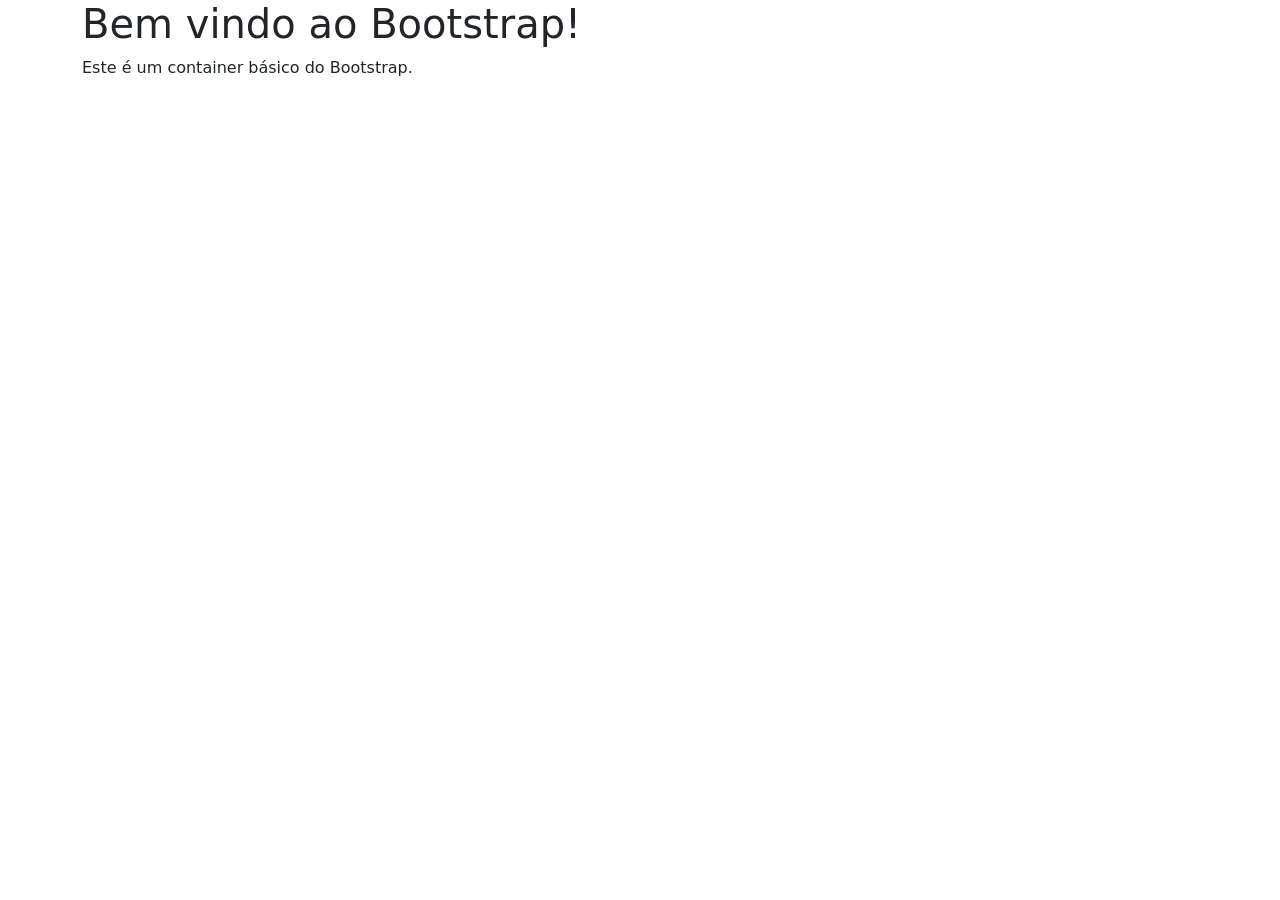
<file: ex1_instalacao-cdn/ex1.html>
<!DOCTYPE html>
<html lang="pt-br">
<head>
    <meta charset="UTF-8">
    <meta name="viewport" content="width=device-width, initial-scale=1.0">
    <title>Introdução ao Bootstrap</title>

    <!-- 1ª Digitação (Aqui) -->
    <link href="https://cdn.jsdelivr.net/npm/bootstrap@5.3.8/dist/css/bootstrap.min.css" rel="stylesheet" integrity="sha384-sRIl4kxILFvY47J16cr9ZwB07vP4J8+LH7qKQnuqkuIAvNWLzeN8tE5YBujZqJLB" crossorigin="anonymous">

</head>
<body>

    <!-- 2ª Digitação (Aqui) -->
     <div class="container">
        <h1>Bem vindo ao Bootstrap!</h1>
        <p>Este é um container básico do Bootstrap.</p>
     </div>

</body>
</html>
</file>
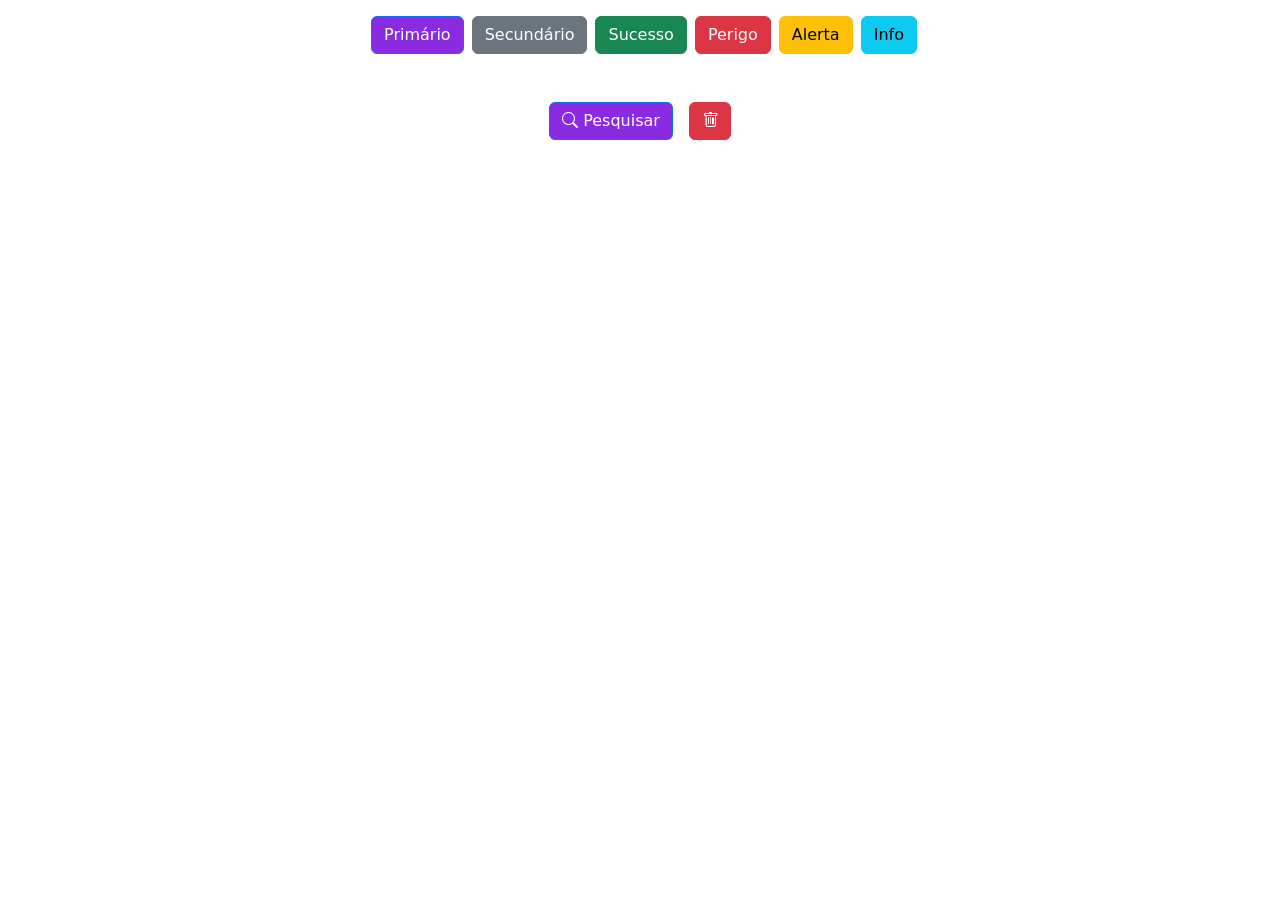
<file: ex3_botoes/ex3.html>
<!DOCTYPE html>
<html lang="pt-br">
<head>
    <meta charset="UTF-8">
    <meta name="viewport" content="width=device-width, initial-scale=1.0">
    <title>Botões Bootstrap</title>

    <!-- Bootstrap CSS -->
    <link href="https://cdn.jsdelivr.net/npm/bootstrap@5.3.0/dist/css/bootstrap.min.css" rel="stylesheet">

    <!-- CSS personalizado  -->
     <link rel="stylesheet" href="style.css">


    <!-- Bootstrap ícones -->
    <link rel="stylesheet" href="https://cdn.jsdelivr.net/npm/bootstrap-icons@1.11.3/font/bootstrap-icons.css">

</head>
<body>


    <!-- 1ª Digitação (Aqui) -->
    <div class="container d-flex justify-content-center mt-3">
        <button class="btn btn-primary ms-2">Primário</button>
        <button class="btn btn-secondary ms-2">Secundário</button>
        <button class="btn btn-success ms-2">Sucesso</button>
        <button class="btn btn-danger ms-2">Perigo</button>
        <button class="btn btn-warning ms-2">Alerta</button>
        <button class="btn btn-info ms-2">Info</button>
    </div>

    <div class="container d-flex justify-content-center mt-5">

        <!-- Botão com ícone -->
         <button class="btn btn-primary">
            <i class="bi bi-search"></i> Pesquisar
         </button>

         <!-- Botão com ícone -->
         <button class="btn btn-danger ms-3">
            <i class="bi bi-trash"></i> 
         </button>

    </div> 

     

    <script src="https://cdn.jsdelivr.net/npm/bootstrap@5.3.0/dist/js/bootstrap.bundle.min.js"></script>
</body>
</html>
</file>
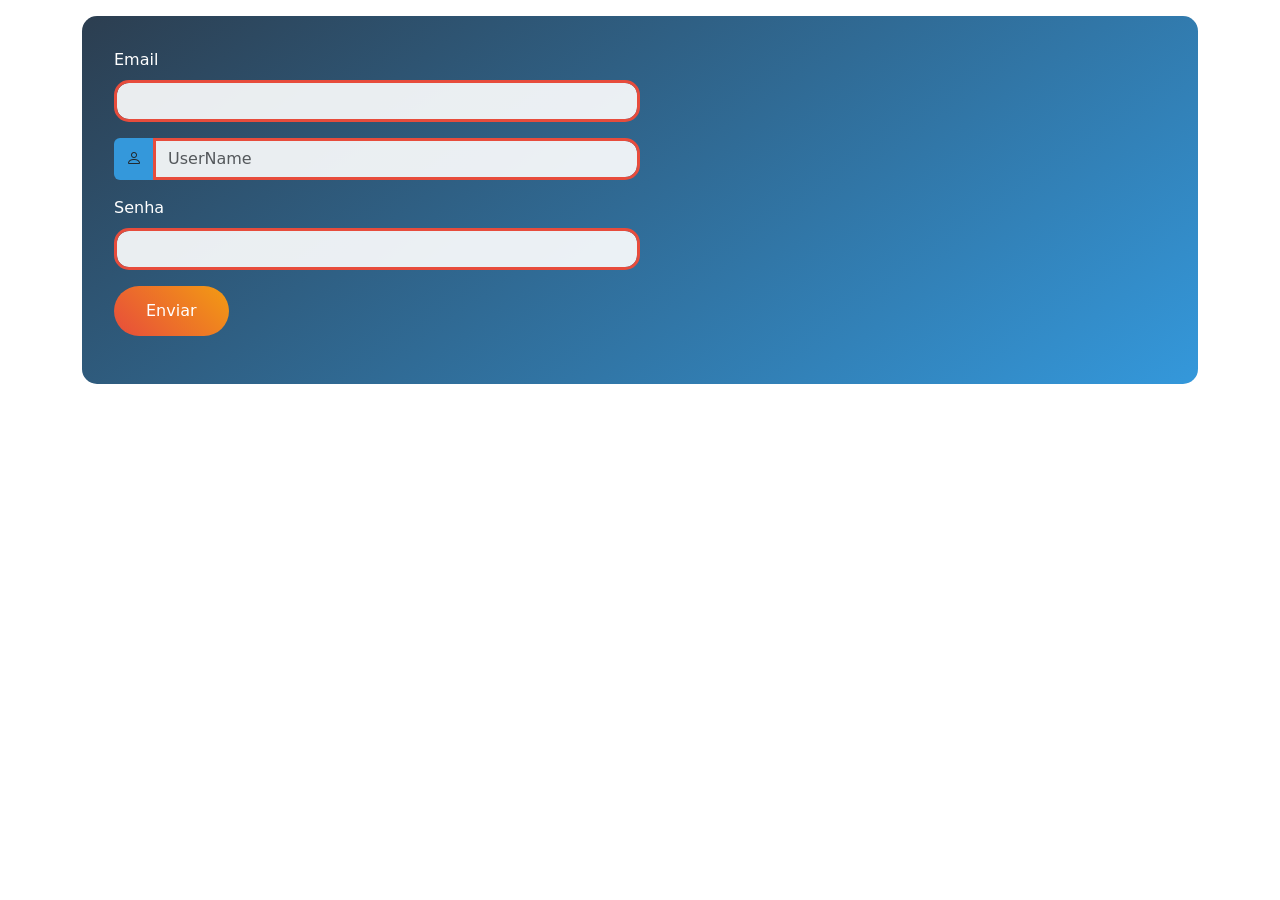
<file: ex4_formulario-sub-css/ex4.html>
<!DOCTYPE html>
<html lang="pt-br">
<head>
    <meta charset="UTF-8">
    <meta name="viewport" content="width=device-width, initial-scale=1.0">
    <title>Formulário Bootstrap Customizado</title>

    <!-- Bootstrap CSS -->
    <link href="https://cdn.jsdelivr.net/npm/bootstrap@5.3.0/dist/css/bootstrap.min.css" rel="stylesheet">
   
    <!-- Bootstrap ícones -->
    <link rel="stylesheet" href="https://cdn.jsdelivr.net/npm/bootstrap-icons@1.11.3/font/bootstrap-icons.css">
   
    <!-- CSS customizado -->
    <link rel="stylesheet" href="styles.css">
</head>
<body>


    <!-- 1ª Digitação (Aqui) -->
     <div class="container mt-3">
        <form class="custom-form">
            <div class="col-sm-6 mb-3">
                <label for="email" class="form-label">Email</label>
                <input type="email" class="form-control custom-input" id="email">
            </div>

            <div class="col-sm-6 mb-3">
                <div class="input-group">
                    <span class="input-group-text custom-icon">
                        <i class="bi bi-person"></i>
                    </span>
                     <input type="text" class="form-control custom-input" placeholder="UserName">
                </div>
            </div>

            <div class="col-sm-6 mb-3">
                <label for="senha" class="form-label">Senha</label>
                <input type="password" class="form-control custom-input mb-3" id="senha">
            </div>

            <button type="submit" class="btn btn-primary custom-button mb-3">Enviar</button>
        </form>
     </div>


    <script src="https://cdn.jsdelivr.net/npm/bootstrap@5.3.0/dist/js/bootstrap.bundle.min.js"></script>
</body>
</html>
</file>
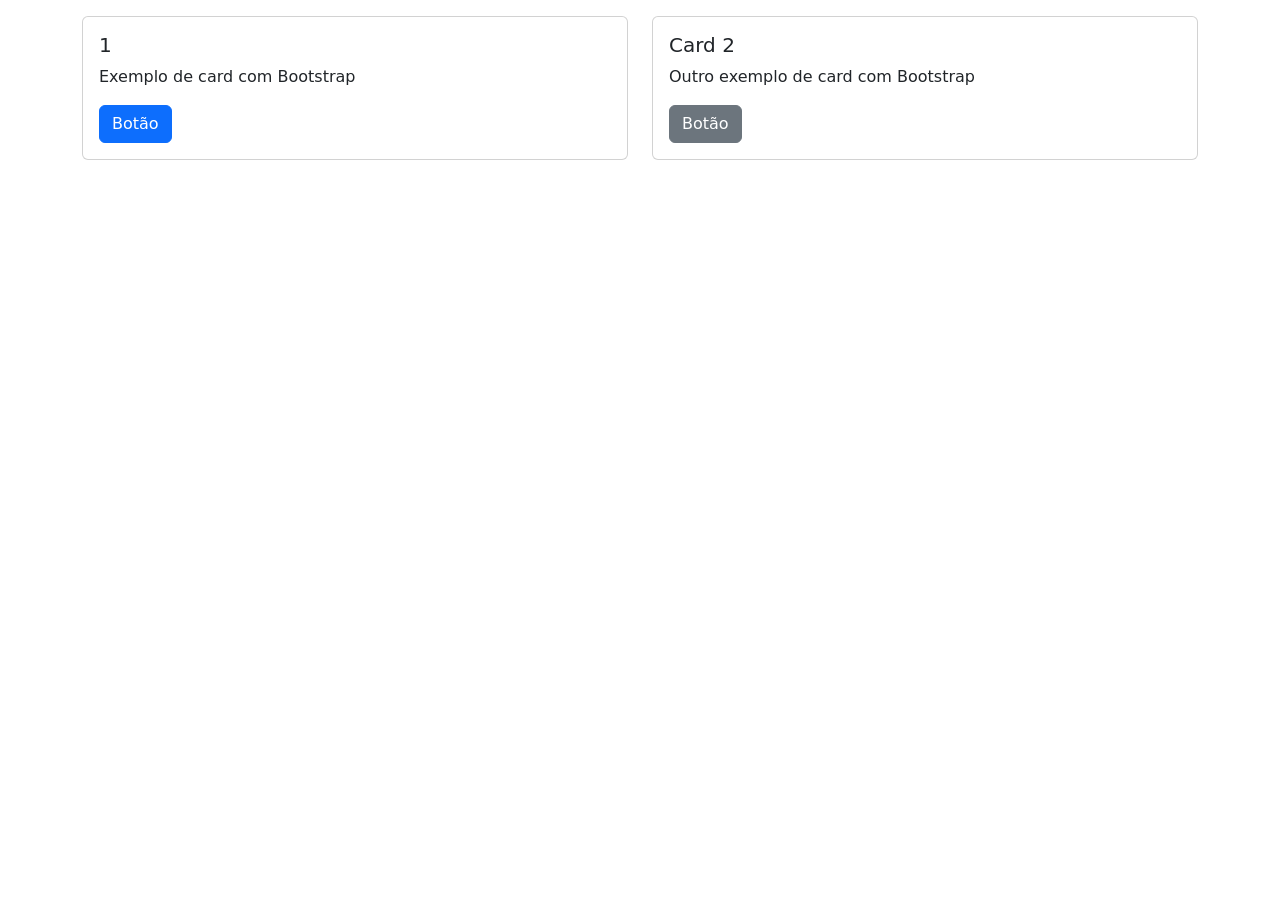
<file: ex5_cards/ex5.html>
<!DOCTYPE html>
<html lang="pt-br">
<head>
    <meta charset="UTF-8">
    <meta name="viewport" content="width=device-width, initial-scale=1.0">
    <title>Cards Bootstrap</title>
    
    <!-- Bootstrap via CDN -->
    <link href="https://cdn.jsdelivr.net/npm/bootstrap@5.3.0/dist/css/bootstrap.min.css" rel="stylesheet">
    </head>
    <body>


  <!-- 1ª Digitação (Aqui) -->
   <div class="container mt-3">
    <div class="row">
    <div class="col-sm-6">
      <div class="card">
      <div class="card-body">
        <h5 class="card-title">1</h5>
        <p class="card-text">Exemplo de card com Bootstrap</p>
        <a href="#" class="btn btn-primary">Botão</a>
      </div>
    </div>
   </div>

   <div class="col-sm-6">
      <div class="card">
      <div class="card-body">
        <h5 class="card-title">Card 2</h5>
        <p class="card-text">Outro exemplo de card com Bootstrap</p>
        <a href="#" class="btn btn-secondary">Botão</a>
      </div>
    </div>
   </div>


   </div>
    </div>
   </div>

    <script src="https://cdn.jsdelivr.net/npm/bootstrap@5.3.0/dist/js/bootstrap.bundle.min.js"></script>
</body>
</html>
</file>
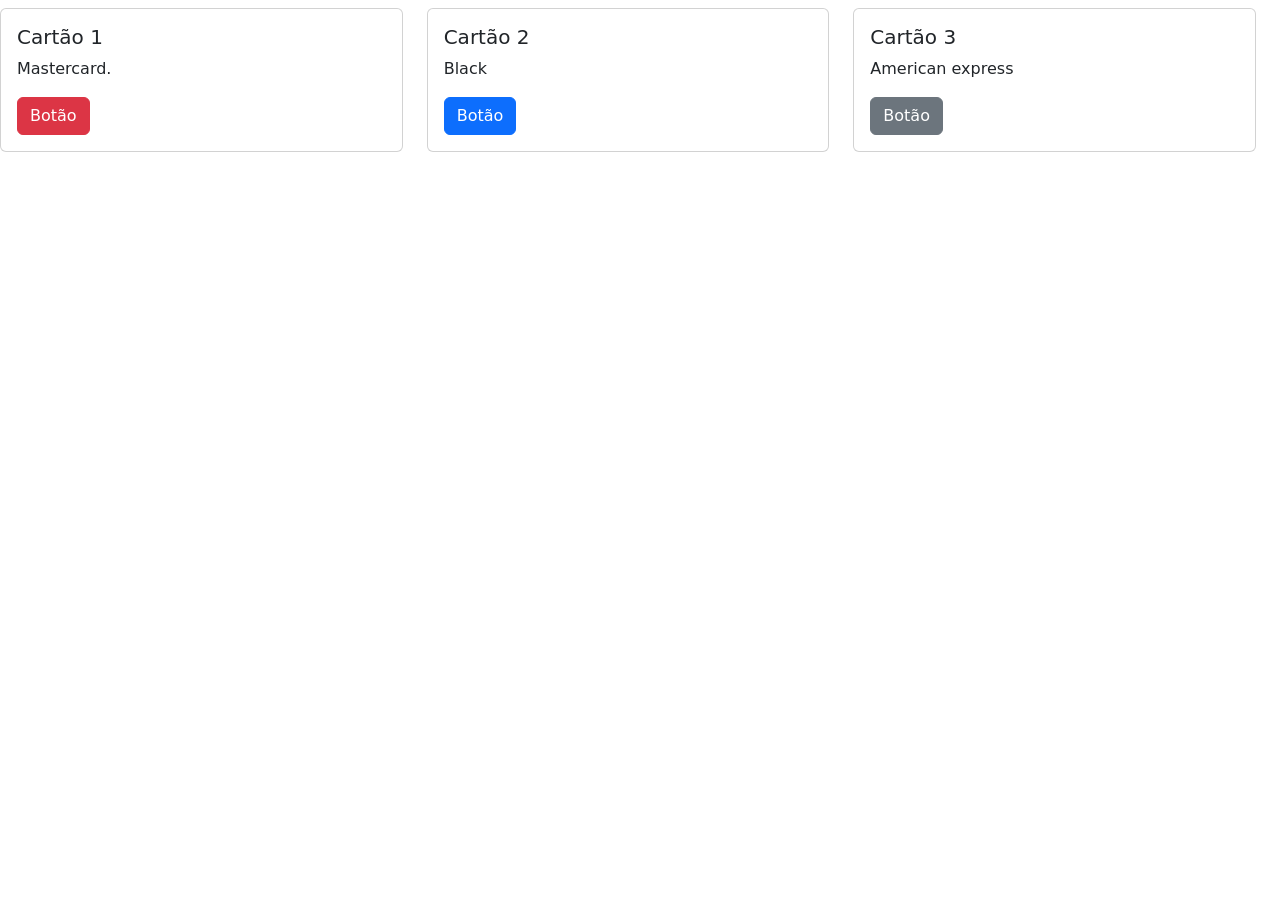
<file: ex5a-al-fazer-grid-(ex)/ex5a.html>
<!DOCTYPE html>
<html lang="pt-br">
<head>
<meta charset="UTF-8">
<meta name="viewport" content="width=device-width, initial-scale=1.0">

<link href="https://cdn.jsdelivr.net/npm/bootstrap@5.3.2/dist/css/bootstrap.min.css" rel="stylesheet">

<link rel="stylesheet" href="style.css">

<title>Cards</title>
</head>

<body>

<div class="mt-2">
  <div class="row w-100">

    <div class="col-12 col-md-4">
      <div class="card">
        <div class="card-body">
          <h5>Cartão 1</h5>
          <p>Mastercard.</p>
          <button class="btn btn-danger">Botão</button>
        </div>
      </div>
    </div>

    <div class="col-12 col-md-4">
      <div class="card">
        <div class="card-body">
          <h5>Cartão 2</h5>
          <p>Black</p>
          <button class="btn btn-primary">Botão</button>
        </div>
      </div>
    </div>

    <div class="col-12 col-md-4">
      <div class="card">
        <div class="card-body">
          <h5>Cartão 3</h5>
          <p>American express</p>
          <button class="btn btn-secondary">Botão</button>
        </div>
      </div>
    </div>

  </div>
</div>

</body>
</html>
</file>
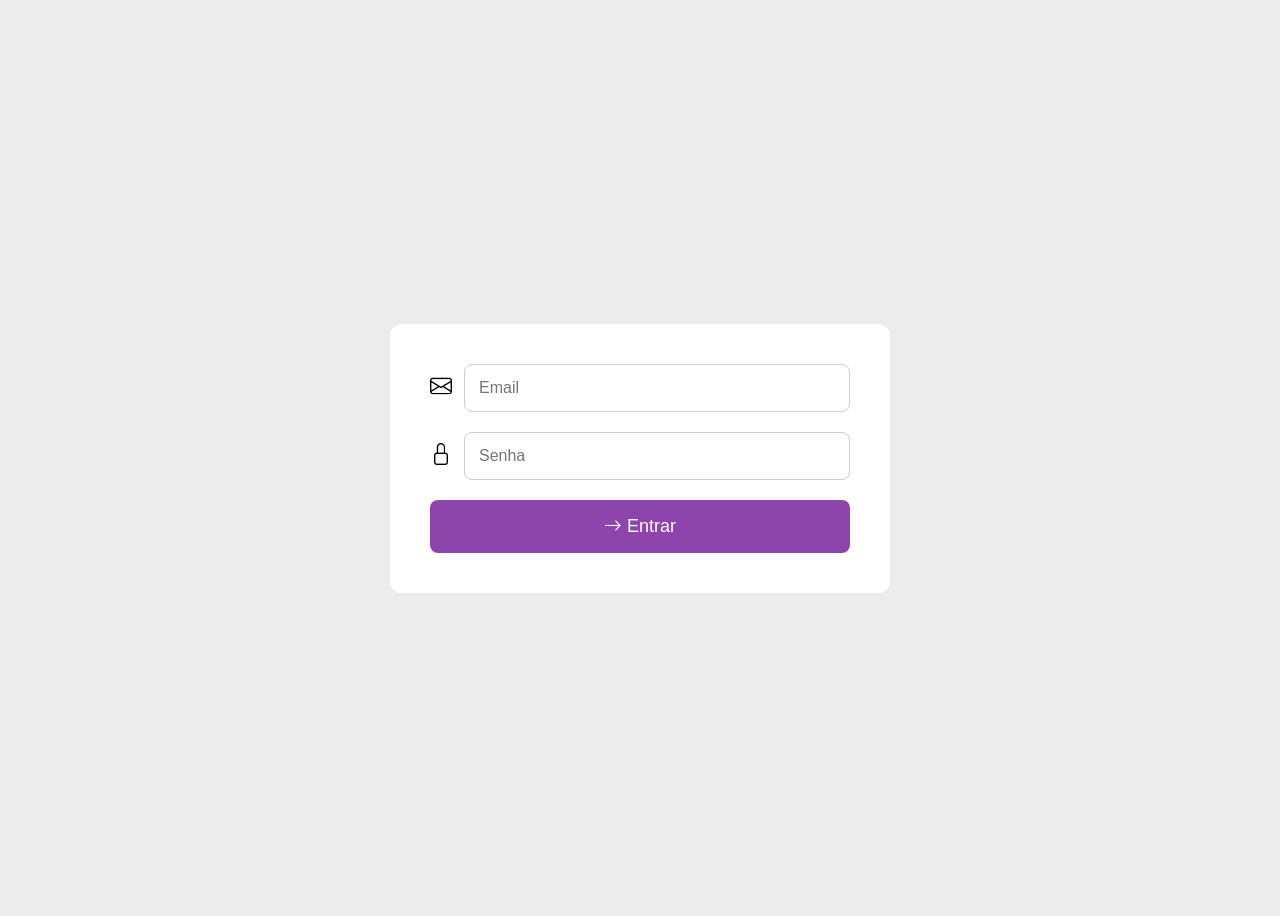
<file: ex5b-al-fazer-formulario-(ex)/ex5b.html>
<!DOCTYPE html>
<html lang="pt-br">
<head>
<meta charset="UTF-8">
<title>Login</title>


<link rel="stylesheet" href="https://cdn.jsdelivr.net/npm/bootstrap-icons@1.11.3/font/bootstrap-icons.css">

<style>

body{
    font-family: Arial, sans-serif;
    background:#ececec;
    display:flex;
    justify-content:center;
    align-items:center;
    height:100vh;
}


.login-box{
    background:white;
    padding:40px;
    border-radius:12px;
    width:420px;
}


.input-group{
    display:flex;
    align-items:center;
    gap:12px;
    margin-bottom:20px;
}


.input-group i{
    font-size:22px;
}


input{
    flex:1;
    padding:14px;
    font-size:16px;
    border-radius:8px;
    border:1px solid #ccc;
}


button{
    width:100%;
    padding:16px;
    font-size:18px;
    border:none;
    border-radius:8px;
    background:#8e44ad;
    color:white;
    cursor:pointer;
}

button:hover{
    background:#7d3c98;
}

</style>
</head>
<body>

<div class="login-box">

<form>

<div class="input-group">
<i class="bi bi-envelope"></i>
<input type="email" placeholder="Email">
</div>

<div class="input-group">
<i class="bi bi-lock"></i>
<input type="password" placeholder="Senha">
</div>

<button type="submit">
<i class="bi bi-arrow-right"></i> Entrar
</button>

</form>

</div>

</body>
</html>
</file>
<file: ex13_projeto_imovi/css/styles.css>
/* 2ª Digitação (Aqui) */
/* 2ª Digitação (Aqui) */

* {
  font-family: 'Lato', sans-serif;
}

.bg-primary-color {
  background-color: #fff;
}

.bg-secondary-color {
  background-color: #ece8e2;
}

.bg-dark-color {
  background-color: #050505;
}

.primary-color {
  color: #050505;
}

.secondary-color {
  color: #7a7a7a;
}

/* NAVBAR */
#navbar {
  border-bottom: 1px solid #7a7a7a;
}

#navbar a {
  color: #050505;
}

#navbar a:hover {
  color: #7a7a7a;
}

#navbar .active {
  border-bottom: 1px solid #050505;
}

.navbar-brand {
  display: flex;
}

.navbar-brand img {
  width: 40px;
}

.navbar-brand span {
  font-weight: 700;
  font-size: 1.5em;
  margin-left: 0.5em;
}

#navbar-items .navbar-nav {
  display: flex;
  justify-content: center;
  width: 100%;
}

#navbar-items .nav-item {
  margin: 0 1em;
}

/* SLIDER */
#slider {
  margin-top: 8em;
  margin-bottom: 1em;
}

#slider .carousel-caption {
  bottom: 3em;
}

#slider .carousel-caption h5 {
  font-size: 2.5em;
  text-shadow: #000 2px 2px;
}

.btn {
  border-radius: 0;
}

#slider .btn {
  padding: 0.3em 0.8em;
  font-size: 1em;
  margin-top: 1em;
}

.carousel-control-prev,
.carousel-control-next {
  opacity: 0.7;
}

.carousel-control-prev i,
.carousel-control-next i {
  color: #111;
  font-size: 3em;
}

.carousel-indicators [data-bs-target] {
  background-color: #222;
  opacity: 0.8;
}

.carousel-indicators .active {
  background-color: #000;
}

@media (min-width: 768px) {
  #slider .carousel-caption {
    bottom: 15em;
  }

  #slider .carousel-caption h5 {
    font-size: 4em;
    text-shadow: #000 2px 3px;
  }

  #slider .btn {
    padding: 0.6em 1.6em;
    font-size: 1.2em;
    margin-top: 1em;
  }

  .carousel-indicators {
    bottom: 7em;
  }
}

/* MINI BANNERS */
#mini-banners {
  margin-bottom: 4em;
}

#mini-banners .card {
  padding: 2em 0.3em;
  border-radius: 0;
}

#mini-banners i {
  font-size: 4em;
}

#mini-banners .card-title {
  margin-bottom: 1.5em;
}

#mini-banners .btn {
  margin-top: 1.5em;
  padding: 0.6em 1.2em;
}

#mini-banners .card {
  margin-bottom: 1em;
}

@media (min-width: 768px) {
  #mini-banners {
    margin-top: -6em;
  }
}

/* DESTAQUES */
#featured-container {
  margin-bottom: 4em;
}

.title {
  font-size: 1.75em;
  margin-bottom: 0.4em;
  position: relative;
}

.title:before {
  width: 75px;
  border-top: 4px solid #7a7a7a;
  content: '';
  position: absolute;
  bottom: 2em;
}

#featured-images {
  margin-top: 2em;
}

#featured-images .col-md-4 {
  position: relative;
  cursor: pointer;
}

#featured-images .col-md-4:hover > .banner-content {
  opacity: 0.8;
}

#featured-images .banner-content {
  position: absolute;
  top: 0;
  left: 0;
  height: 100%;
  width: 100%;
  background-color: #fff;
  display: flex;
  align-items: center;
  justify-content: center;
  flex-direction: column;
  opacity: 0.6;
  transition: 0.5s;
}

@media (min-width: 768px) {
  .title {
    font-size: 2.4em;
  }

  .title:before {
    bottom: 1.5em;
  }

  #featured-images .banner-content {
    opacity: 0;
  }
}

/* INFO */
#info-content {
  margin-bottom: 4em;
  padding: 4em 1em;
}

#info-numbers {
  margin: 1.5em 0;
}

#info-banner {
  align-items: center;
  display: flex;
  margin-bottom: 2.5em;
}

#info-numbers h3 {
  font-size: 3em;
}

@media (min-width: 768px) {
  #info-content {
    padding: 3.5em;
  }
}

/* FOOTER TOP */
#footer {
  padding: 3em 2em;
}

#footer-top {
  margin-bottom: 2em;
}

#footer-top,
#footer-top i {
  color: #fff;
}

#social-icons {
  text-align: right;
}

#social-icons i {
  margin-right: 1em;
  font-size: 1.5em;
  cursor: pointer;
}

#social-icons i:hover {
  color: #7a7a7a;
}

/* FOOTER DETAILS */
#footer-details {
  margin-bottom: 3em;
}

#news-container,
#contact-container,
#links-container {
  padding: 0;
  border: 0;
  margin-bottom: 2em;
}

#footer-details h4 {
  color: #fff;
  margin-bottom: 1.5em;
}

#news-container input {
  border-radius: 0;
  border: none;
}

#links-container li {
  margin-bottom: 0.5em;
}

#links-container a {
  text-decoration: none;
}

#links-container a:hover {
  color: #fff;
}

/* FOOTER BOTTOM */
#footer-bottom {
  border-top: 1px solid #7a7a7a;
  padding-top: 2em;
}

#footer-bottom i {
  color: #e61e10;
}

@media (min-width: 768px) {
  #news-container {
    padding-right: 2em;
  }

  #contact-container {
    padding: 0 2em;
    border-left: 1px solid #7a7a7a;
    border-right: 1px solid #7a7a7a;
  }

  #links-container {
    padding-left: 2em;
  }
}
</file>
<file: ex11_projeto_art/Art_(Alunos)/css/styles.css>
/* ESTILOS GERAIS */
* {
    color: #25282e;
}

a, i {
    transition: .5s;;
    text-decoration: none;
}

.secondary-color {
    color: #555;
}

.center-image {
    background-size: cover;
    background-position: center;
}

.btn {
    text-decoration: none;
    background-color: #25282e;
    color: #FFF;
    padding: 7px 18px;
    border-radius: 0;
}

.btn:hover {
    background-color: #333;
    color: #FFF;
}

/* HEADER */
#header {
    text-align: center;
    padding: 20px;
    border-bottom: 1px solid #CCC;
}

#header p {
    margin-bottom: 0;
}

#logo-container {
    display: flex;
    justify-content: center;
}

#logo {
    width: 40px;
    margin-right: 15px;
}

/* NAVBAR */
#navbar {
    padding: 10px;
    margin: 10px auto;
}

#navbar a {
    width: 80px;
    color: #444;
}

#navbar a:hover {
    color: #c1b696;
}

/* MAIN IMAGE */
.main-image {
    height: 400px;
    background-image: url(../img/g_1.jpg);
    margin-bottom: 30px;
    position: relative;
}

.main-image-info {
    background-color: #FFF;
    padding: 25px;
    position: absolute;
    left: 25px;
    bottom: 25px;
}

/* GALLERY */
#img-2 {
    background-image: url(../img/g_2.jpg);
}

#img-3 {
    background-image: url(../img/g_3.jpg);
}

#img-4 {
    background-image: url(../img/g_4.jpg);
}

#img-5 {
    background-image: url(../img/g_5.jpg);
}

#img-6 {
    background-image: url(../img/g_6.jpg);
}

#gallery-container h1 {
    text-align: center;
}

#gallery-container h1,
#gallery-container .col-md-6,
#gallery-container .col-xs-12 {
    margin-bottom: 50px;
}

.small-image-container {
    height: 250px;
    margin-bottom: 20px;
}

/* FOOTER */
footer {
    border-top: 1px solid #CCC;
    height: 250px;
    padding: 30px;
}

footer i {
    font-size: 20px;
}

#social-icons-container {
    padding: 25px;
}

#social-icons-container div {
    text-align: center;
}

footer p {
    text-align: center;
    margin: 20px;
}

a:hover i {
    color: #c1b696;
}
</file>
<file: ex12_projeto-perfectwatch/PerfectWatch (Completo)/PerfectWatch (Completo)/css/styles.css>
/* Define uma fonte padrão para todos os elementos */
* {
    font-family: 'Montserrat', sans-serif;
}

/* Estilos gerais para o corpo da página */
body {
    background-color: #252525; /* Cor de fundo do corpo */
    color: #FFF; /* Cor do texto */
}

/* Classes para diferentes cores de fundo */
.primary-bg-color {
    background-color: #252525;
}
.destaque {
    background-color: #0D0D0D;
}
.secondary-bg-color {
    background-color: #976DF2;
}
.light-bg-color {
    background-color: #FCF5EB;
}
.dark-bg-color {
    background-color: #0D0D0D;
}

/* Classes para diferentes cores de texto */
.primary-color {
    color: #976DF2;
}
.secondary-color {
    color: #F2F2F2;
}
.light-color {
    color: #FCF5EB;
}


/* Estilos para a barra de navegação (navbar) */

/* Ajusta a direção e alinhamento dos itens da barra de navegação */
#navbar .navbar-nav {
    flex-direction: row;
    justify-content: flex-end;
}

/* Define margem à esquerda para os itens da barra de navegação */
#navbar .navbar-nav li {
    margin-left: 1em;
}

/* Define a cor do texto e links na barra de navegação */
#navbar a,
#navbar button {
    color: #FFF;
}

/* Ajusta a posição dos itens da barra de navegação */
#navbar li {
    position: relative;
}

/* Define estilo para ícones na barra de navegação */
#navbar i {
    font-size: 20px;
}

/* Define estilo de cor quando o mouse passa sobre os ícones */
#navbar i:hover {
    color: #976DF2;
}

/* Define estilo para caixa com número (ex: quantidade de itens) */
#navbar span {
    position: absolute;
    top: -8px;
    right: -8px;
    width: 20px;
    height: 20px;
    border-radius: 50%;
    background-color: #EF3636;
    text-align: center;
}

/* Posiciona a caixa com número no item de sacola de compras */
#bag-item span {
    left: 20px;
}

/* Estilos para a marca/logo na barra de navegação */
.navbar-brand {
    font-weight: 700;
    width: 100%;
    text-align: center;
}

/* Estilo de hover para links 'sobre' */
.sobre a:hover {
    color: #0D0D0D !important; /* Importante para sobrepor outros estilos */
}

/* Ajusta estilo quando a largura da tela é maior do que 768px */
@media(min-width: 768px) {
    .navbar-brand {
        text-align: left;
    }
}

/* Ajusta o espaçamento entre itens da barra de navegação */
#navbar-items {
    justify-content: space-between;
}

/* Ajusta espaçamento quando a largura da tela é maior que 768px */
@media(min-width: 768px) {
    #navbar-items {
        display: flex;
        min-width: 80%;
    }
}

/* Estilos para formulários de busca e newsletter */
#search-form,
#news-form {
    width: 100%;
    margin: 2em 0;
}

/* Ajusta largura e margem quando a largura da tela é maior que 768px */
@media(min-width: 768px) {
    #search-form,
    #news-form {
        width: 50%;
        margin: 0;
    }
}

/* Estilos para campos de input em formulários */
#search-form,
#news-form {
    border: 2px solid #F2F2F2;
    border-radius: 3px;
    padding: 5px 15px;
}

/* Estilos para campos de input em formulários */
#search-form input,
#news-form input {
    background-color: transparent;
    border: none;
    color: #FFF;
}

/* Estilos para campos de input quando focados */
#search-form input:focus,
#news-form input:focus {
    box-shadow: none;
}

/* Estilos para placeholders em campos de input */
#search-form input::placeholder,
#news-form input::placeholder {
    color: #FFF;
}


/* Estilos para a barra de navegação inferior (bottom-navbar) */

/* Ajusta a posição dos itens na barra de navegação inferior */
#bottom-navbar-container .container {
    justify-content: flex-end;
}

/* Define cor do texto e links na barra de navegação inferior */
#bottom-navbar-container a {
    color: #FFF;
    font-weight: 600;
}

/* Define tamnho do ícone do botão para mostrar/esconder o menu */
.navbar-toggler {
    font-size: 1.5em;
}


/* Estilos para os banners */

/* Define espaçamento interno para o contêiner de banners */
#banners-container {
    padding: 0;
}

/* Posicionamento e espaçamento para a legenda do carousel */
.carousel-caption {
    bottom: 5em;
    padding: 1em;
    left: 12%;
    right: 12%;
}

/* Estilos para o título na legenda do carousel */
.carousel-caption h5 {
    font-size: 1.8rem;
}

/* Media query para telas com largura mínima de 768px */
@media(min-width: 768px) {
    /* Ajusta altura dos itens do carousel e imagens */
    #slider .carousel-item,
    #slider img {
        height: 600px;
    }

    /* Ajusta posicionamento e espaçamento da legenda do carousel */
    .carousel-caption {
        left: 23%;
        right: 23%;
    }

    /* Ajusta tamanho do título na legenda do carousel */
    .carousel-caption h5 {
        font-size: 4em;
    }
}

/* Estilos para os mini banners */
/* Ajusta margem superior para sobrepor os banners principais */
#mini-banners {
    margin-top: -3em;
    z-index: 10;
}

/* Estilos para as colunas dos mini banners */
#mini-banners .col-12 {
    z-index: 1;
    height: 300px;
    padding: 1.5rem;
    position: relative;
    display: flex;
    flex-direction: column;
    justify-content: space-between;
}

/* Media query para telas com largura mínima de 768px */
@media(min-width: 768px) {
    /* Ajusta largura máxima das colunas dos mini banners */
    #mini-banners .col-12 {
        max-width: 30%;
    }

    /* Ajusta tamanho do título nos mini banners */
    #mini-banners .col-12 h2 {
        font-size: 2.2em;
    }
}

/* Estilos para o título nos mini banners */
#mini-banners .col-12 h2 {
    text-transform: uppercase;
    max-width: 50px;
    font-size: 1.3em;
    font-weight: 700;
    line-height: 1em;
}

/* Estilos para as imagens nos mini banners */
#mini-banners .col-12 img {
    height: 220px;
    position: absolute;
    right: 1rem;
    bottom: 1rem;
}

 /* Estilos para links nos mini banners */
 #mini-banners .col-12 img {
    font-weight: bold;
    color: #FFF;
    font-size: .8rem;
    transition: .5s;
}

 /* Estilos de hover para links nos mini banners */
 #mini-banners .col-12 a:hover {
    color: #0D0D0D;
}

/* Estilos específicos para o primeiros mini banner */
#mini-banners #mini-banners-1 a:hover {
    color: #976DF2;
}

/* Estilos específicos para o terceiro mini banner  */
#mini-banners #mini-banner-3 a {
    color: #0D0D0D;
}

/* Estilos de hover específicos para o terceiro mini banner */
#mini-banners #mini-banner-3 a:hover {
    color: #976DF2;
}


/* BEST SELLERS */

/* Define altura e ajusta o redimensionamento das imagens nos cartões */
.card-img-top {
    height: 200px;
    object-fit: cover;
}

/* Define espaçmento interno para a seção de best sellers */
#best-sellers {
    padding: 4em 0;
}

/* Remove margens horizontais para a linha de produtos */
#best-sellers .row {
    margin: 0;
}

/* Ajusta o espaçamento interno das colunas dos produtos */
#best-sellers .col-md-3 {
    padding: 0;
}

/* Estilos para o título da seção */
.title {
    text-transform: uppercase;
    font-weight: 900;
    font-size: 2.5em;
    margin-bottom: 1em;
    text-align: center;
}

/* Media query para telas com largura mínima de 768px */
@media(min-width: 768px) {
    /* Ajusta o alinhamento do título para a esquerda */
    .title {
        text-align: left;
    }
}

/* Estilos para os preços */
.original-price {
    font-size: 18px;
    color: #F2F2F2;
    text-decoration: line-through;
    margin-right: 10px;
}

.discount-price {
    font-size: 24px;
    color: #976DF2; 
}

/* Estilos para os cartões de produtos */
.card {
    text-align: center;
    border-radius: 0;
}

/* Ajusta o tamanho da imagem nos cartões */
.card img {
    width: 140px;
    margin: 2em auto;
}

/* Estilos para a categoria do produto nos cartões */
.card .card-category {
    font-size: .8rem;
}

/* Estilos pata o texto nos cartões */
.card .card-text {
    margin: 2em 0;
    font-weight: bold;
}

/* Estilos para os botões de compra */
.btn {
    background-color: transparent;
    border-color: #976DF2;
}

/* Estilos de hover para os botões de compra */
.btn:hover {
    background-color: #976DF2;
    border-color: #976DF2;
}


/* BOTTOM BANNER */

/* Define cor de fundo, espaçamento interno e margens para o banner */
#bottom-banner {
    background-color: #0D0D0D;
    padding: 6em;
    margin-bottom: 4em;
    text-align: center;
}

/* Define estilo para subtítulo da oferta e título */
#bottom-banner .offer-subtitle,
#bottom-banner h2 {
    text-transform: uppercase;
    font-weight: bold;
}

/* Define estilo para o botão */
#bottom-banner .btn {
    margin: 2em;
    font-weight: bold;
    padding: 1em;
}

/* Define tamanho máximo pata a imagem */
#bottom-banner img {
    max-width: 175px;
}

/* Media query para telas com largura mínima de 768px */
@media(min-width: 768px) {
    /* Ajusta tamanho do título para telas maiores */
    #bottom-banner h2 {
        font-size: 5em;
    }
}


/* NEW PRODUCTS */

/* Define margem inferior para a seção de novidades */
#new-products {
    margin-bottom: 5rem;
}

/* Estilos para o banner de novidades */
#new-products-banner {
    display: flex;
    flex-direction: column;
    justify-content: center;
    align-items: center;
    background-color: #0D0D0D;
}

/* Estilos para o título do banner de novidades */
#new-products-banner h3 {
    text-transform: uppercase;
    font-weight: bold;
    margin-bottom: 1rem;
    font-size: 2rem;
}

/* Ajusta o espaçamento interno das colunas dos produtos */
#new-products .col-md-4 {
    padding: 0;
}

/* Define tamanho e margens para as imagens nos cartões dos produtos */
#new-products .card img {
    height: 150px;
    width: 90px;
    margin: 2em auto;
}


/* GALLERY */

/* Estilos para os containers das imagens */
#gallery .image-container {
    background-size: cover;
    background-position: center;
    height: 225px;
    cursor: pointer;
    transition: .5s;
    border: 3px solid #0D0D0D;
}

/* Estilos ao passar o mouse sobre as imagens */
#gallery .image-container:hover {
    border-color: #976DF2;
}

/* Define a imagem de fundo para cada container */
#insta1 {
    background-image: url(../img/insta1.jpg);
}

#insta2 {
    background-image: url(../img/insta2.jpg);
}

#insta3 {
    background-image: url(../img/insta3.jpg);
}

#insta4 {
    background-image: url(../img/insta4.jpg);
}

#insta5 {
    background-image: url(../img/insta5.jpg);
}

#insta6 {
    background-image: url(../img/insta6.jpg);
}


/* FOOTER */

/* Estilos para a linha que separa os links do rodapé */
#footer-links-container {
    border-bottom: 1px solid #F2F2F2;
}

/* Estilos para as colunas no rodapé */
#footer .footer-column {
    padding: 2em;
    flex-direction: column;
    align-items: center;
    justify-content: center;
    text-align: center;
}

/* Estilos para as colunas do rodapé em telas maiores */
@media(min-width: 795px) {
    #footer .footer-column {
        padding: 5em 2em;
    }
}

/* Estilos para os títulos das colunas de links no rodapé */
#footer-links-container h3 {
    margin-bottom: 25px;
    text-transform: uppercase;
}

/* Estilos para os itens de lista nos links do rodapé */
#footer-links-container li {
    font-size: .8em;
    text-align: center;
}

/* Estilos para os links nos itens do rodapé */
#footer-links-container li a {
    text-decoration: none;
}

/* Estilos ao passar o mouse sobre os links nos itens de lista do rodapé */
#footer-links-container li a:hover {
    color: #976DF2;
}

/* Estilos para a coluna central do rodapé */
#footer-center {
    border-left: 1px solid #F2F2F2;
    border-right: 1px solid #F2F2F2;
}

/* Estilos para o título da coluna central no rodapé */
#footer-center h3 {
    font-weight: 900;
}

/* Estilos para o número de telefone na coluna central do rodapé */
#footer-center .store-phone {
    color: #976DF2;
    font-weight: bold;
    font-size: 2rem;
    margin-top: -15px;
}


/* NEWS */

/* Estilos para o container da seção de newsletter */
#nresletter-container {
    background-color: #0D0D0D;
    border-bottom: 1px solid #F2F2F2;
    text-align: center;
    padding: 20px;
}

/* Estilos para o formulário de inscrição na newsletter */
#news-form {
    max-width: 600px;
    margin: 15px auto;
}

/* Estilos para o ícone no formulário de inscrição */
#news-form i {
    font-size: 1.5em;
}

/* Estilos para o botão no formulário de inscrição */
#news-form .btn {
    color: #FFF;
}

/* Estilos para o container das redes sociais */
#social-container {
    margin: 20px auto;
}

/* Estilos para os ícones de redes sociais */
#social-container i {
    font-size: 1.5em;
    margin: 10px;
    cursor: pointer;
    color: #F2F2F2;
    transition: .3s;
}

/* Estilos ao passar o mouse sobre os ícones de redes sociais */
#social-container i:hover {
    color: #976DF2;
}


/* COPY */

/* Estilos para o container de direitos autorais */
#copy-container {
    text-align: center;
    padding: 30px;
}
</file>
<file: ex3_botoes/style.css>
.btn-primary {
    background-color: blueviolet;
}
</file>
<file: ex4_formulario-sub-css/styles.css>
/* 2ª Digitação (Aqui) */
/* Formulários e inputs */
.custom-form {
    background: linear-gradient(145deg, #2c3e50, #3498db);
    padding: 2rem;
    border-radius: 15px;
}

.form-label {
    color: #fff;

}

.custom-icon {
    background-color: #3498db;
    border: #3498db;
}

.form-control.custom-input {
    border: 3px solid #e74c3c;
    border-radius: 15px;
    background-color: rgba(255, 255, 255, 0.9);
}

.form-control.custom-input:focus {
    border-color: #2ecc71;
    transform: scale(1.02);
}

.input-group {
    width: 100%;
}


.btn.btn-primary.custom-button {
    background: linear-gradient(45deg, #e74c3c, #f39c12);
    padding: 0.8rem 2rem;
    border-radius: 50px;
    border: none;
}

.btn.btn-primary.custom-button:hover {
    transform: translateY(-5px);
    box-shadow: 0 10px 20px rgba(231, 76, 60, 0.4);
}
</file>
<file: ex5a-al-fazer-grid-(ex)/style.css>
.btn-custom {
    background-color: blueviolet;
}
</file>
